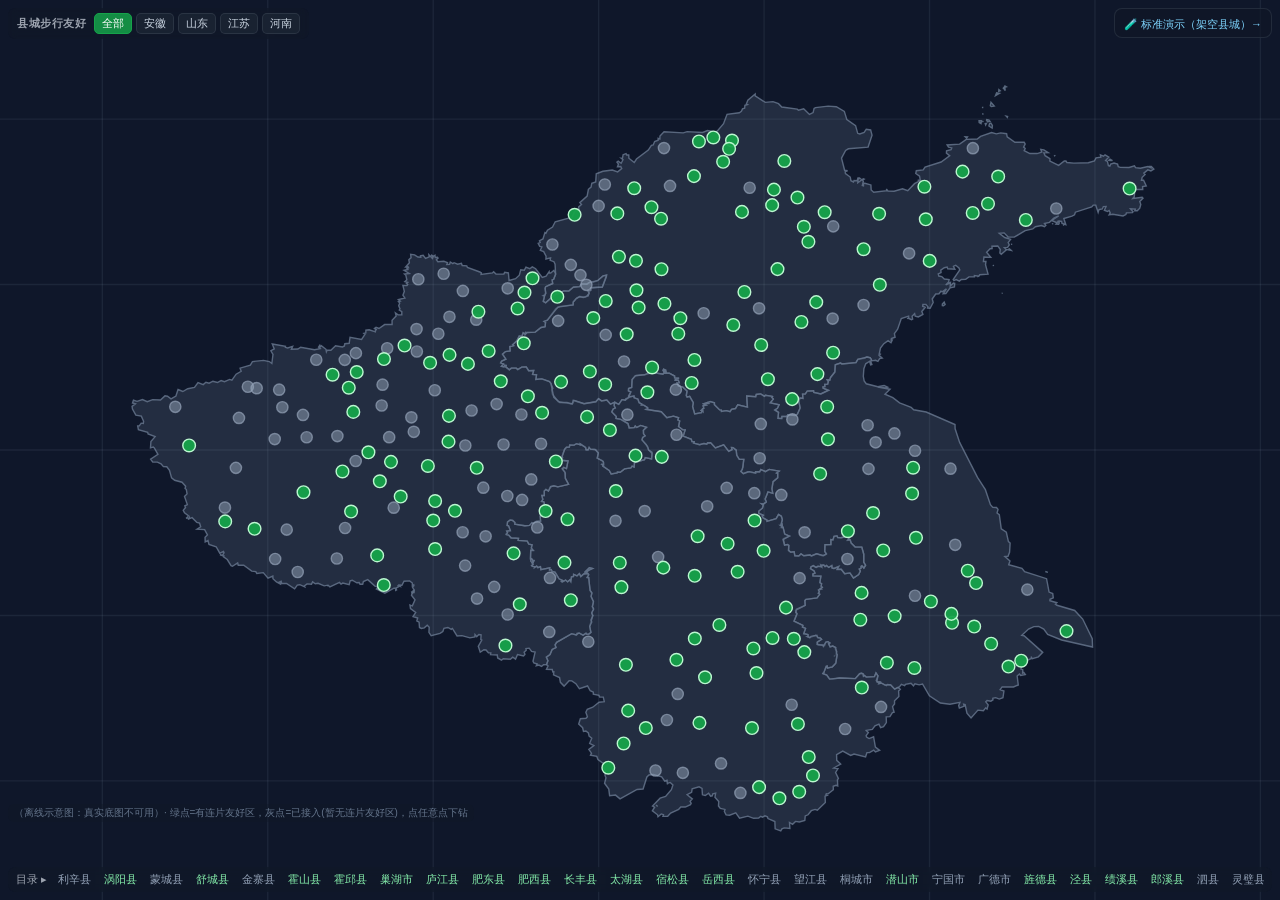
<file: index.html>
<!doctype html>
<html lang="zh">
<head>
<meta charset="utf-8">
<meta name="viewport" content="width=device-width,initial-scale=1">
<title>县城步行友好 · 宏观图</title>
<link rel="stylesheet" href="css/style.css">
<link rel="stylesheet" href="vendor/maplibre-gl.css">
<script src="vendor/maplibre-gl.js"></script>
</head>
<body>
<div id="map"></div>

<!-- 宏观图：极简标题 + 省份筛选（半透明、小字） -->
<div id="chip" class="overview-ui">
  <span class="t">县城步行友好</span>
  <span id="provtabs"></span>
</div>

<!-- 宏观图：极简密集目录（可收起，横向滚动不换行） -->
<div id="dir" class="overview-ui">
  <span id="dirtoggle" class="dt">目录 ▸</span>
  <div id="dirlist"></div>
</div>

<div id="hint" class="overview-ui">绿点 = 已有数据，点绿点下钻 · 灰点 = 收集中</div>

<!-- 宏观图：标准演示入口（架空县城，纯演示） -->
<div id="demolink" class="overview-ui"><a href="demo.html" style="color:#7dd3fc;text-decoration:none;font-size:11px">🧪 标准演示（架空县城）→</a></div>

<!-- 详情：返回宏观图 -->
<div id="back" class="detail-ui">← 宏观图</div>

<!-- 详情：右下角小卡片 -->
<div id="detailcard" class="detail-ui"></div>

<!-- 详情：路网好走度图例（红→黄→绿） -->
<div id="roadlegend" class="roadlegend detail-ui"></div>

<!-- 详情：图层切换 + 权重 + 方法学 -->
<div id="layerbar" class="detail-ui">
  <div class="lb-row">
    <button class="lb on" data-k="friendly">友好区</button>
    <button class="lb" data-k="score">综合分</button>
    <button class="lb" data-k="access">可达</button>
    <button class="lb" data-k="conn">连通</button>
    <button class="lb" data-k="comfort">舒适</button>
    <button class="lb" data-k="safety">安全</button>
    <button class="lb" data-k="attr">吸引</button>
  </div>
  <div class="lb-row2">
    <button id="markbtn" class="lb2">标记</button>
    <button id="wtoggle" class="lb2">权重 ▾</button>
    <button id="mbtn" class="lb2">方法学</button>
  </div>
  <div id="wpanel" style="display:none">
    <div id="wnote" class="wnote"></div>
  </div>
</div>

<!-- 详情：单格解读（点格子弹出） -->
<div id="cellnote"></div>

<!-- 详情：标记模式提示条（点格变红 + 假装记录，仅当前会话） -->
<div id="markbadge" class="detail-ui"></div>

<!-- 方法学弹层 -->
<div id="methodmodal">
  <div class="mm-box">
    <button id="mclose" class="mclose">关闭 ✕</button>
    <div class="mm-body">
      <h3>步行友好度 · 计算方法学</h3>
      <p><b>每格（约 160m×160m，每县 13×13=169 格）</b>独立算 5 个因子，再加权合成。</p>
      <table class="mm-t">
        <tr><th>因子</th><th>权重</th><th>含义 / 数据来源</th></tr>
        <tr><td>可达性 access</td><td>30%</td><td>15 分钟步行可达的 POI 数量与多样度（OSM）</td></tr>
        <tr><td>连通度 conn</td><td>18%</td><td>道路交叉口密度（degree≥3 节点）</td></tr>
        <tr><td>舒适度 comfort</td><td>17%</td><td>坡度（来自高程）</td></tr>
        <tr><td>安全度 safety</td><td>15%</td><td>离主干道距离（代理）</td></tr>
        <tr><td>吸引力 attr</td><td>20%</td><td>公园 / 商业 / 公共空间多样度</td></tr>
      </table>
      <p><b>综合分</b> = Σ(权重ᵢ × 因子ᵢ)（各因子先按全县 min-max 归一到 0–100）。</p>
      <p><b>友好区判定</b>：刻意<b>去掉吸引力</b>，用其余 4 因子重归一化，均分 ≥ 阈值（默认 65）即判为友好格，连片即形成「友好区」——避免 POI 少的县城被系统性惩罚。</p>
      <p class="mm-note">⚠ 已知局限：① 分数为<b>全县相对值</b>，跨县不可直接比（站点已做同省排名校正）；② 安全度用「离主干道距离」代理，未用 OSM 的 sidewalk/lit/crossing 标签；③ 舒适度只看坡度，绿地数据已采集但未进模型；④ 升级标准（绿地 / 步道 / 路灯）的演示见 <a href="demo.html" style="color:#7dd3fc">架空县城演示页</a>。</p>
    </div>
  </div>
</div>

<!-- 悬浮名称提示 -->
<div id="tip"></div>

<script src="config.local.js"></script>
<script src="data_bundle.js"></script>
<script src="app.js"></script>
</body>
</html>
</file>
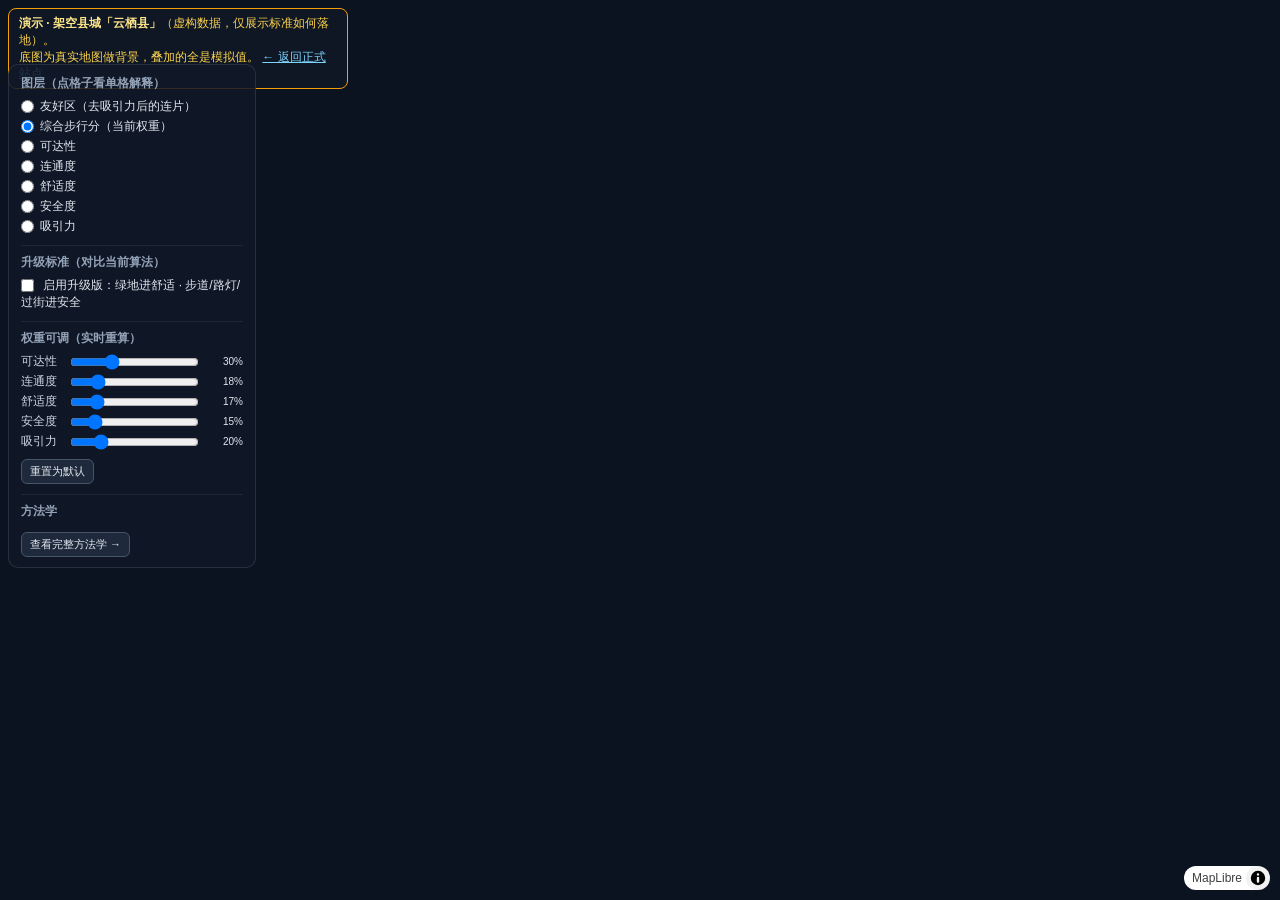
<file: demo.html>
<!doctype html>
<html lang="zh">
<head>
<meta charset="utf-8">
<meta name="viewport" content="width=device-width,initial-scale=1">
<title>步行友好标准 · 架空县城演示（云栖县）</title>
<link rel="stylesheet" href="css/style.css">
<link rel="stylesheet" href="vendor/maplibre-gl.css">
<script src="vendor/maplibre-gl.js"></script>
<style>
  html,body{margin:0;height:100%;background:#0b1220;color:#e2e8f0;font-family:-apple-system,"PingFang SC","Microsoft YaHei",sans-serif}
  #map{position:absolute;inset:0}
  .demo-banner{position:absolute;top:8px;left:8px;z-index:20;background:rgba(17,24,39,.82);border:1px solid #f59e0b;color:#fcd34d;
    padding:6px 10px;border-radius:8px;font-size:12px;max-width:340px;line-height:1.4}
  .demo-banner b{color:#fde68a}
  .demo-banner a{color:#7dd3fc}
  /* 左侧控制面板 */
  #ctrl{position:absolute;top:64px;left:8px;z-index:20;width:248px;max-height:calc(100% - 80px);overflow:auto;
    background:rgba(17,24,39,.86);border:1px solid rgba(55,65,81,.6);border-radius:10px;padding:10px 12px;font-size:12px}
  #ctrl h3{margin:10px 0 6px;font-size:12px;color:#94a3b8;border-top:1px solid rgba(55,65,81,.4);padding-top:8px}
  #ctrl h3:first-child{border-top:none;padding-top:0;margin-top:0}
  .layer-opt{display:block;margin:3px 0;cursor:pointer}
  .layer-opt input{vertical-align:middle;margin-right:6px}
  .wrow{display:flex;align-items:center;gap:6px;margin:3px 0}
  .wrow label{width:54px;color:#cbd5e1}
  .wrow input[type=range]{flex:1}
  .wrow .wv{width:38px;text-align:right;color:#e2e8f0;font-variant-numeric:tabular-nums}
  .btn{display:inline-block;margin-top:6px;padding:4px 8px;background:#1e293b;border:1px solid #475569;border-radius:6px;
    color:#e2e8f0;cursor:pointer;font-size:11px}
  .btn:hover{background:#334155}
  #meanbox{margin-top:6px;font-size:11px;color:#94a3b8;line-height:1.5}
  #meanbox b{color:#86efac}
  #upgrade-note{margin-top:6px;font-size:11px;color:#fcd34d;line-height:1.4;display:none}
  /* 右侧单格下钻面板 */
  #cellpanel{position:absolute;top:64px;right:8px;z-index:20;width:248px;max-height:calc(100% - 80px);overflow:auto;
    background:rgba(17,24,39,.9);border:1px solid rgba(55,65,81,.6);border-radius:10px;padding:10px 12px;font-size:12px;display:none}
  #cellpanel h2{font-size:14px;margin:0 0 4px}
  #cellpanel .close{float:right;cursor:pointer;color:#94a3b8}
  #cellpanel .narr{margin:8px 0;padding:7px 8px;background:rgba(2,6,23,.6);border-radius:7px;line-height:1.5;color:#cbd5e1}
  #cellpanel .frow{display:flex;align-items:center;gap:6px;margin:3px 0}
  #cellpanel .fl{width:54px;color:#cbd5e1}
  #cellpanel .ftrack{flex:1;height:8px;background:rgba(148,163,184,.18);border-radius:4px;overflow:hidden}
  #cellpanel .fbar{display:block;height:100%}
  #cellpanel .fv{width:40px;text-align:right;font-variant-numeric:tabular-nums}
  #cellpanel .tag{display:inline-block;margin:2px 3px 0 0;padding:1px 6px;border-radius:10px;font-size:10px}
  .tag-up{background:rgba(34,197,94,.18);color:#86efac;border:1px solid #16a34a}
  .tag-dn{background:rgba(239,68,68,.15);color:#fca5a5;border:1px solid #b91c1c}
  /* 方法学弹层 */
  #method{position:absolute;inset:0;z-index:40;background:rgba(2,6,23,.82);display:none;align-items:center;justify-content:center}
  #method .box{max-width:680px;max-height:86%;overflow:auto;background:#0f172a;border:1px solid #475569;border-radius:12px;
    padding:18px 22px;font-size:13px;line-height:1.65}
  #method h2{margin-top:0;color:#7dd3fc}
  #method h4{color:#94a3b8;margin:14px 0 4px}
  #method table{border-collapse:collapse;width:100%;margin:6px 0;font-size:12px}
  #method th,#method td{border:1px solid #334155;padding:4px 8px;text-align:left}
  #method code{background:#1e293b;padding:1px 5px;border-radius:4px;color:#fcd34d}
  #method .x{position:absolute;top:24px;right:28px;color:#94a3b8;cursor:pointer;font-size:22px}
</style>
</head>
<body>
<div id="map"></div>

<div class="demo-banner">
  <b>演示 · 架空县城「云栖县」</b>（虚构数据，仅展示标准如何落地）。<br>
  底图为真实地图做背景，叠加的全是模拟值。 <a href="index.html">← 返回正式站点</a>
</div>

<div id="ctrl">
  <h3>图层（点格子看单格解释）</h3>
  <label class="layer-opt"><input type="radio" name="field" value="friendly">友好区（去吸引力后的连片）</label>
  <label class="layer-opt"><input type="radio" name="field" value="score" checked>综合步行分（当前权重）</label>
  <label class="layer-opt"><input type="radio" name="field" value="access">可达性</label>
  <label class="layer-opt"><input type="radio" name="field" value="conn">连通度</label>
  <label class="layer-opt"><input type="radio" name="field" value="comfort">舒适度</label>
  <label class="layer-opt"><input type="radio" name="field" value="safety">安全度</label>
  <label class="layer-opt"><input type="radio" name="field" value="attr">吸引力</label>

  <h3>升级标准（对比当前算法）</h3>
  <label class="layer-opt"><input type="checkbox" id="upg"> 启用升级版：绿地进舒适 · 步道/路灯/过街进安全</label>
  <div id="upgrade-note"></div>

  <h3>权重可调（实时重算）</h3>
  <div id="weights"></div>
  <span class="btn" id="wreset">重置为默认</span>
  <div id="meanbox"></div>

  <h3>方法学</h3>
  <span class="btn" id="openmethod">查看完整方法学 →</span>
</div>

<div id="cellpanel">
  <span class="close" id="cellclose">✕</span>
  <h2 id="celltitle">单格解释</h2>
  <div id="cellbody"></div>
</div>

<div id="method">
  <span class="x" id="methodclose">✕</span>
  <div class="box" id="methodbody"></div>
</div>

<script>
(function(){
  "use strict";
  // ============ 工具 ============
  function mulberry32(a){return function(){a|=0;a=a+0x6D2B79F5|0;var t=Math.imul(a^a>>>15,1|a);t=t+Math.imul(t^t>>>7,61|t)^t;return((t^t>>>14)>>>0)/4294967296;};}
  var rnd=mulberry32(20260806);
  function clamp(v,a,b){return Math.max(a,Math.min(b,v));}
  function lerp(a,b,t){return a+(b-a)*t;}
  function hexMix(a,b,t){var pa=parseInt(a.slice(1),16),pb=parseInt(b.slice(1),16);
    var ar=(pa>>16)&255,ag=(pa>>8)&255,ab=pa&255,br=(pb>>16)&255,bg=(pb>>8)&255,bb=pb&255;
    var r=Math.round(ar+(br-ar)*t),g=Math.round(ag+(bg-ag)*t),bl=Math.round(ab+(bb-ab)*t);
    return "#"+((1<<24)+(r<<16)+(g<<8)+bl).toString(16).slice(1);}
  function ramp(v){v=clamp(v,0,100);return v<50?hexMix("#ef4444","#facc15",v/50):hexMix("#facc15","#22c55e",(v-50)/50);}
  function noise(x,y){ // 平滑值噪声 0..1
    var s=Math.sin(x*1.7+0.3)*Math.cos(y*1.3+1.1)+Math.sin(x*0.6-2.0)*Math.cos(y*0.9+0.5);
    return clamp((s+2)/4,0,1);
  }
  var LAT0=30.05;
  function dMeters(p,q){var dx=(p[0]-q[0])*Math.cos(LAT0*Math.PI/180)*111000;var dy=(p[1]-q[1])*111000;return Math.sqrt(dx*dx+dy*dy);}

  // ============ 五因子默认权重（与真实算法一致） ============
  var DEF_W={access:0.30,conn:0.18,comfort:0.17,safety:0.15,attr:0.20};
  var W_NAME={access:"可达性",conn:"连通度",comfort:"舒适度",safety:"安全度",attr:"吸引力"};
  var W_COLOR={access:"#38bdf8",conn:"#a78bfa",comfort:"#34d399",safety:"#f472b6",attr:"#fbbf24"};
  var curW=Object.assign({},DEF_W);
  var UPGRADE=false;

  // ============ 虚构县城几何 ============
  var N=13, CELL=0.012, LNG0=120.05;
  var FRIEND_THRESH=60; // 去吸引力后四因子加权 ≥ 此值算友好格（演示阈值）

  // POI 热点（带类型，用于可达+多样性）
  var POIS=[
    {lng:LNG0-0.022,lat:LAT0+0.018,w:1.0,types:["shop","food","school","bank","cafe","hospital"]},
    {lng:LNG0+0.026,lat:LAT0-0.010,w:0.9,types:["shop","food","park"]},
    {lng:LNG0+0.004,lat:LAT0+0.034,w:0.8,types:["food","school","cafe"]},
    {lng:LNG0-0.030,lat:LAT0-0.028,w:0.7,types:["shop","bank"]}
  ];
  var ALLTYPES=["shop","food","school","bank","cafe","hospital","park"];
  // 公园（绿地）
  var PARKS=[
    {lng:LNG0+0.010,lat:LAT0+0.006,r:0.014},
    {lng:LNG0-0.014,lat:LAT0-0.020,r:0.011},
    {lng:LNG0+0.030,lat:LAT0+0.026,r:0.009}
  ];
  // 路网
  var roadPts=[];      // 用于连通度距离
  var trunkPts=[];     // 用于安全度（离主干道）
  var roadFeatures=[];
  function lineBetween(a,b,n){var out=[];for(var i=0;i<=n;i++){var t=i/n;out.push([lerp(a[0],b[0],t),lerp(a[1],b[1],t)]);}return out;}
  function buildRoads(){
    var lines=[];
    for(var k=-3;k<=3;k++){
      var lng=LNG0+k*0.018;
      lines.push({pts:lineBetween([lng,LAT0-0.075],[lng,LAT0+0.075],12),hw:(k===0?"primary":"residential")});
    }
    for(var j=-3;j<=3;j++){
      var lat=LAT0+j*0.018;
      lines.push({pts:lineBetween([LNG0-0.075,lat],[LNG0+0.075,lat],12),hw:(j===0?"primary":"residential")});
    }
    lines.push({pts:lineBetween([LNG0-0.060,LAT0-0.050],[LNG0+0.060,LAT0+0.050],16),hw:"trunk"});
    lines.push({pts:lineBetween([LNG0-0.050,LAT0+0.055],[LNG0+0.055,LAT0-0.040],14),hw:"secondary"});
    // 主要道路集合（trunk/primary）用于安全代理
    var majors=lines.filter(function(l){return l.hw==="trunk"||l.hw==="primary";});
    lines.forEach(function(l){
      l.pts.forEach(function(p){roadPts.push(p);if(l.hw==="trunk")trunkPts.push(p);});
      var mid=l.pts[Math.floor(l.pts.length/2)];
      var slope=Math.round(clamp(noise(mid[0]*40,mid[1]*40)*12,0,12));
      var md=1e9; majors.forEach(function(m){m.pts.forEach(function(p){var d=dMeters(mid,p);if(d<md)md=d;});});
      var hwBase={trunk:40,primary:55,secondary:70,residential:82,service:75,path:90,footway:92}[l.hw]||70;
      var grade=clamp(100-slope*6,0,100);
      var safe=clamp(100-md/30,0,100);
      var walk=clamp(Math.round(0.4*hwBase+0.35*grade+0.25*safe),0,100);
      var sw,lit,cross;
      if(l.hw==="trunk"){sw=false;lit=rnd()<0.35;cross=rnd()<0.6;}
      else if(l.hw==="primary"){sw=rnd()<0.2;lit=rnd()<0.5;cross=rnd()<0.7;}
      else{sw=rnd()<0.72;lit=rnd()<0.6;cross=rnd()<0.5;}
      roadFeatures.push({type:"Feature",geometry:{type:"LineString",coordinates:l.pts},
        properties:{hw:l.hw,slope:slope,walk:walk,sidewalk:sw,lit:lit,crossing:cross}});
    });
  }
  buildRoads();

  function nearest(lng,lat,pts){var m=1e9;for(var i=0;i<pts.length;i++){var d=dMeters([lng,lat],pts[i]);if(d<m)m=d;}return m;}
  function parkProx(lng,lat){var best=0;PARKS.forEach(function(p){var d=dMeters([lng,lat],[p.lng,p.lat]);var r=Math.max(200,p.r*111000*Math.cos(LAT0*Math.PI/180));var v=Math.exp(-(d/r)*(d/r));if(v>best)best=v;});return best;}
  function infraScore(lng,lat){ // 临街设施得分 0..1
    var best=0;
    roadFeatures.forEach(function(f){
      var d=nearest(lng,lat,f.geometry.coordinates);
      if(d>450)return;
      var p=f.properties; var s=(p.sidewalk?0.5:0)+(p.lit?0.25:0)+(p.crossing?0.25:0);
      if(s>best)best=s;
    });
    return best;
  }

  // ============ 生成 13x13 格子 ============
  var cells=[]; // {i,j,lng,lat, access,conn, comfort,comfortUp, safety,safetyUp, attr}
  for(var i=0;i<N;i++)for(var j=0;j<N;j++){
    var lng=LNG0+(i-6)*CELL, lat=LAT0+(j-6)*CELL;
    var poiProx=0, divCount=0;
    POIS.forEach(function(p){var d=dMeters([lng,lat],[p.lng,p.lat]);var pr=Math.exp(-(d/700)*(d/700));if(pr>poiProx)poiProx=pr;
      var within=d<1300; p.types.forEach(function(t){if(within && ALLTYPES.indexOf(t)>=0)divCount++;});});
    var div=clamp(divCount/(ALLTYPES.length*POIS.length),0,1); // 多样性（粗略）
    var access=clamp(Math.round(100*(0.5*poiProx+0.5*div)),0,100);
    var attr=clamp(Math.round(100*(0.6*div+0.4*poiProx)),0,100);
    var conn=clamp(Math.round(100*Math.exp(-nearest(lng,lat,roadPts)/400)),0,100);
    var slopeDeg=Math.round(clamp(noise(i*0.5+3,j*0.5+7)*12,0,12));
    var gp=parkProx(lng,lat);
    var comfort=clamp(Math.round(55-(slopeDeg/12)*45),0,100);          // 当前：忽略绿地
    var comfortUp=clamp(Math.round(comfort+30*gp),0,100);              // 升级：绿地进舒适
    var trunkP=Math.exp(-nearest(lng,lat,trunkPts)/800);
    var safety=clamp(Math.round(80-55*trunkP),0,100);                  // 当前：只看离主干道
    var infra=infraScore(lng,lat);
    var safetyUp=clamp(Math.round(safety+30*infra),0,100);            // 升级：步道/路灯/过街进安全
    cells.push({i:i,j:j,lng:lng,lat:lat,access:access,conn:conn,comfort:comfort,comfortUp:comfortUp,
      safety:safety,safetyUp:safetyUp,attr:attr,gp:gp,infra:infra});
  }
  function cellVal(c,key){
    if(key==="comfort")return UPGRADE?c.comfortUp:c.comfort;
    if(key==="safety")return UPGRADE?c.safetyUp:c.safety;
    return c[key];
  }
  function scoreWith(c,up){ // 用当前权重；up=是否启用升级版
    var s=curW.access*cellVal(c,"access")+curW.conn*cellVal(c,"conn")
      +curW.comfort*(up?c.comfortUp:c.comfort)+curW.safety*(up?c.safetyUp:c.safety)+curW.attr*cellVal(c,"attr");
    var sum=curW.access+curW.conn+curW.comfort+curW.safety+curW.attr;
    return s/sum;
  }
  function scoreOf(c){ return scoreWith(c,UPGRADE); }
  function friendlyOf(c){ // 去吸引力：四因子加权
    var s=curW.access*cellVal(c,"access")+curW.conn*cellVal(c,"conn")+curW.comfort*cellVal(c,"comfort")+curW.safety*cellVal(c,"safety");
    var sum=curW.access+curW.conn+curW.comfort+curW.safety;
    return (s/sum)>=FRIEND_THRESH;
  }

  // ============ 地图 ============
  var map=new maplibregl.Map({container:"map",style:"https://tiles.openfreemap.org/styles/liberty",
    center:[LNG0,LAT0],zoom:12.4,attributionControl:true});
  var FIELD="score";

  function cellsFC(){
    var feats=cells.map(function(c){
      var val, color;
      if(FIELD==="friendly"){var f=friendlyOf(c);val=f?100:0;color=f?"rgba(22,163,74,0.55)":"rgba(148,163,184,0.10)";}
      else{val=cellVal(c,FIELD);color=ramp(val);}
      var g=[];var w=CELL/2,h=CELL/2;
      g.push([c.lng-w,c.lat+h]);g.push([c.lng+w,c.lat+h]);g.push([c.lng+w,c.lat-h]);g.push([c.lng-w,c.lat-h]);g.push([c.lng-w,c.lat+h]);
      return {type:"Feature",geometry:{type:"Polygon",coordinates:[g]},
        properties:{val:Math.round(val),color:color,i:c.i,j:c.j,
          access:c.access,conn:c.conn,comfort:c.comfort,comfortUp:c.comfortUp,safety:c.safety,safetyUp:c.safetyUp,attr:c.attr,
          gp:Math.round(c.gp*100),infra:Math.round(c.infra*100),friendly:friendlyOf(c)}};
    });
    return {type:"FeatureCollection",features:feats};
  }
  function parkFC(){
    return {type:"FeatureCollection",features:PARKS.map(function(p){
      var r=p.r, ring=[]; for(var a=0;a<=24;a++){var t=a/24*Math.PI*2;ring.push([p.lng+r*Math.cos(t),p.lat+r*Math.sin(t)/Math.cos(LAT0*Math.PI/180)]);}
      return {type:"Feature",geometry:{type:"Polygon",coordinates:[ring]},properties:{}};
    })};
  }
  function roadFC(){return {type:"FeatureCollection",features:roadFeatures};}

  map.on("load",function(){
    map.addSource("parks",{type:"geojson",data:parkFC()});
    map.addLayer({id:"parks",type:"fill",source:"parks",paint:{"fill-color":"#166534","fill-opacity":0.5}});
    map.addSource("cells",{type:"geojson",data:cellsFC()});
    map.addLayer({id:"cells",type:"fill",source:"cells",paint:{"fill-color":["get","color"],"fill-opacity":0.72}});
    map.addLayer({id:"cells-line",type:"line",source:"cells",paint:{"line-color":"#0b1220","line-width":0.3,"line-opacity":0.25}});
    map.addSource("roads",{type:"geojson",data:roadFC()});
    map.addLayer({id:"roads-casing",type:"line",source:"roads",paint:{"line-color":"#0b1220","line-width":["interpolate",["linear"],["zoom"],11,1.5,15,4],"line-opacity":0.4}});
    map.addLayer({id:"roads-line",type:"line",source:"roads",paint:{
      "line-color":["interpolate",["linear"],["coalesce",["get","walk"],50],5,"#ef4444",50,"#facc15",95,"#22c55e"],
      "line-width":["match",["get","hw"],"trunk",3.5,"primary",3,"secondary",2.2,"residential",1.4,"service",1,1.4]}});
    // 升级版高亮：有步道+路灯的路
    map.addLayer({id:"roads-good",type:"line",source:"roads",filter:["all",["==",["get","sidewalk"],true],["==",["get","lit"],true]],
      paint:{"line-color":"#22d3ee","line-width":2.4,"line-opacity":0.9},layout:{visibility:"none"}});
    map.on("click","cells",function(e){ if(e.features&&e.features.length) showCell(e.features[0].properties); });
    map.on("mouseenter","cells",function(){map.getCanvas().style.cursor="pointer";});
    map.on("mouseleave","cells",function(){map.getCanvas().style.cursor="";});
    refreshMean();
  });

  function rebuild(){ if(map.getSource("cells")) map.getSource("cells").setData(cellsFC()); }

  // ============ 单格下钻叙事（Step 3） ============
  function showCell(p){
    var c=cells[p.i*N+p.j];
    var panel=document.getElementById("cellpanel");
    document.getElementById("celltitle").textContent="格 ("+p.i+","+p.j+") · "+(p.friendly?"友好格":"非友好格");
    // 因子条
    var factors=["access","conn","comfort","safety","attr"];
    var rows=factors.map(function(k){
      var v=cellVal(c,k); var up = (k==="comfort"&&UPGRADE)?c.comfortUp : (k==="safety"&&UPGRADE)?c.safetyUp : null;
      var base = k==="comfort"?c.comfort : k==="safety"?c.safety : c[k];
      var upHtml = up!==null ? ' <span class="tag tag-up">'+base+'→'+up+'</span>' : '';
      return '<div class="frow"><span class="fl">'+W_NAME[k]+'</span>'
        +'<span class="ftrack"><span class="fbar" style="width:'+v+'%;background:'+W_COLOR[k]+'"></span></span>'
        +'<span class="fv">'+v+upHtml+'</span></div>';
    }).join("");
    // 主因/短板（按 权重×值）
    var contrib=factors.map(function(k){return {k:k,v:cellVal(c,k),w:curW[k],c:curW[k]*cellVal(c,k)};});
    var maxC=contrib[0],minC=contrib[0];
    contrib.forEach(function(x){if(x.c>maxC.c)maxC=x;if(x.c<minC.c)minC=x;});
    var score=Math.round(scoreOf(c));
    var narr='该格【'+W_NAME[maxC.k]+'】('+maxC.v+') 是拉高综合分的主因；【'+W_NAME[minC.k]+'】('+minC.v+') 偏弱，是主要短板。';
    if(p.friendly) narr+=' 四项（去吸引力）达标，属步行友好格。'; else narr+=' 四项（去吸引力）未达阈值，暂不计入友好区——避免 POI 少的县城被系统性低估。';
    if(UPGRADE){
      var cd=(c.comfortUp-c.comfort), sd=(c.safetyUp-c.safety);
      if(cd>0||sd>0) narr+=' 升级标准下，因临近绿地(+'+cd+') / 临街设施(+'+sd+')，舒适与安全提升。';
    }
    var extra = '<div class="narr">'+narr+'</div>'
      +'<div style="font-size:11px;color:#94a3b8">绿地邻近 '+p.gp+'% ｜ 临街设施 '+p.infra+'%</div>';
    document.getElementById("cellbody").innerHTML='<div style="font-size:11px;color:#94a3b8">综合步行分 <b style="color:#86efac;font-size:15px">'+score+'</b> /100（当前权重）</div>'+rows+extra;
    panel.style.display="block";
  }
  document.getElementById("cellclose").onclick=function(){document.getElementById("cellpanel").style.display="none";};

  // ============ 控件 ============
  document.querySelectorAll('input[name=field]').forEach(function(r){r.onclick=function(){FIELD=this.value;rebuild();};});
  document.getElementById("upg").onchange=function(){UPGRADE=this.checked;rebuild();refreshMean();
    document.getElementById("upgrade-note").style.display=UPGRADE?"block":"none";
    if(map.getLayer("roads-good")) map.setLayoutProperty("roads-good","visibility",UPGRADE?"visible":"none");
  };
  // 权重滑块
  var wbox=document.getElementById("weights");
  ["access","conn","comfort","safety","attr"].forEach(function(k){
    var row=document.createElement("div");row.className="wrow";
    row.innerHTML='<label>'+W_NAME[k]+'</label><input type="range" min="0" max="100" value="'+Math.round(DEF_W[k]*100)+'" data-k="'+k+'"><span class="wv" id="wv-'+k+'">'+Math.round(DEF_W[k]*100)+'%</span>';
    wbox.appendChild(row);
    row.querySelector("input").oninput=function(){
      curW[k]=parseInt(this.value,10)/100;
      document.getElementById("wv-"+k).textContent=this.value+"%";
      normalizeW(); rebuild(); refreshMean();
    };
  });
  function normalizeW(){var s=0;for(var k in curW)s+=curW[k];if(s<=0)return;for(var k in curW)curW[k]=curW[k]/s;}
  document.getElementById("wreset").onclick=function(){
    curW=Object.assign({},DEF_W);
    document.querySelectorAll('#weights input[type=range]').forEach(function(inp){var k=inp.dataset.k;inp.value=Math.round(DEF_W[k]*100);document.getElementById("wv-"+k).textContent=Math.round(DEF_W[k]*100)+"%";});
    rebuild();refreshMean();
  };
  function refreshMean(){
    var base=0,up=0;
    cells.forEach(function(c){base+=scoreWith(c,false);up+=scoreOf(c);});
    base/=cells.length;up/=cells.length;
    var html='全县综合均分 <b>'+up.toFixed(1)+'</b> /100（当前权重）';
    if(UPGRADE) html+='<br>当前算法下均分 '+base.toFixed(1)+' → 升级后 <b>'+up.toFixed(1)+'</b>（+'+(up-base).toFixed(1)+'）';
    document.getElementById("meanbox").innerHTML=html;
  }
  // ============ 方法学（Step 5） ============
  var methodHtml='<h2>步行友好度 · 方法学（演示版）</h2>'
    +'<p>本页为<b>架空县城</b>的纯演示：底图是真实地图背景，所有分数均为模拟生成，仅用于展示「标准如何变得透明、可调、可升级」。</p>'
    +'<h4>1. 五因子与权重</h4>'
    +'<p>每格独立计算 5 个因子（0–100），按权重加权得到综合分。默认权重对齐 Walk Score 思路（可达+吸引共 0.50，路网环境共 0.50）：</p>'
    +'<table><tr><th>因子</th><th>含义</th><th>权重</th><th>数据来源</th></tr>'
    +'<tr><td>可达性 access</td><td>到 POI 的便利度 + 类型多样性</td><td>30%</td><td>OSM POI</td></tr>'
    +'<tr><td>连通度 conn</td><td>路网邻近度（路口/路段密度）</td><td>18%</td><td>OSM 路网建图</td></tr>'
    +'<tr><td>舒适度 comfort</td><td>坡度（当前）；升级版加入绿地邻近</td><td>17%</td><td>高程 / OSM 绿地</td></tr>'
    +'<tr><td>安全度 safety</td><td>离主干道（当前）；升级版加入步道/路灯/过街</td><td>15%</td><td>OSM 路网 / 设施标签</td></tr>'
    +'<tr><td>吸引力 attr</td><td>POI 类型丰富度</td><td>20%</td><td>OSM POI</td></tr></table>'
    +'<h4>2. 综合分公式</h4><p><code>score = Σ wᵢ · fᵢ</code>（权重归一化到和为 1）。左侧滑块可实时改权重重算——这就是「标准可调」。</p>'
    +'<h4>3. 友好区判定（公平性设计）</h4><p>判定连片友好区时<b>刻意去掉 attr</b>，对剩余四因子加权归一，阈值 ≥ '+FRIEND_THRESH+' 的格记为友好格。这样 POI 少的县城不会被系统性低估。分数本身是<b>每县相对 min-max</b>，跨县不可直接比。</p>'
    +'<h4>4. 升级标准（本演示的「改进方式」之一）</h4><p>勾选「升级标准」后：</p>'
    +'<ul><li><b>舒适度</b>：在坡度之外纳入「临近绿地」——公园 300m 内的格舒适度 +30。</li>'
    +'<li><b>安全度</b>：在「离主干道」之外纳入 OSM 的 <code>sidewalk / lit / crossing</code> 标签——临街有步道+路灯+过街设施的格安全度 +30。</li></ul>'
    +'<p>路网本身也按 <code>walk</code> 分（等级 0.4 + 坡度 0.35 + 离主干道安全 0.25）上色：红=不好走，绿=好走。升级版会额外高亮「有步道且亮灯」的路（青色）。</p>'
    +'<h4>5. 局限与下一步</h4><ul>'
    +'<li>分数为相对值，绝对步行体验还需实地校验；</li>'
    +'<li>当前真实站点尚未把绿地/设施标签用进因子（已在路线图中）；</li>'
    +'<li>可接入真实 OSM 标签、众包评分、夜间灯光等做二次校准。</li></ul>';
  document.getElementById("methodbody").innerHTML=methodHtml;
  document.getElementById("openmethod").onclick=function(){document.getElementById("method").style.display="flex";};
  document.getElementById("methodclose").onclick=function(){document.getElementById("method").style.display="none";};
  document.getElementById("method").onclick=function(e){if(e.target===this)this.style.display="none";};
})();
</script>
</body>
</html>
</file>
<file: css/style.css>
*{box-sizing:border-box;margin:0;padding:0}
html,body,#map{height:100%;width:100%}
body{font-family:-apple-system,"PingFang SC","Microsoft YaHei",sans-serif;background:#0f172a;color:#e5e7eb;overflow:hidden}
#map{position:absolute;inset:0}
.overview-ui,.detail-ui{position:absolute;z-index:10}
.detail-ui{display:none}
body.detail .detail-ui{display:block}
body.detail .overview-ui{display:none}
/* 覆盖 #chip/#dir 等带 ID 的 overview 控件的 display 规则 */
body.detail #chip, body.detail #dir, body.detail #hint { display:none !important }
#demolink{top:8px;right:8px;background:rgba(17,24,39,.7);padding:5px 9px;border-radius:8px;border:1px solid rgba(55,65,81,.5)}

/* 顶部：标题 + 省份筛选，极简半透明 */
#chip{top:8px;left:8px;display:flex;align-items:center;gap:8px;background:rgba(17,24,39,.55);backdrop-filter:blur(4px);padding:5px 9px;border-radius:8px;font-size:11px}
#chip .t{color:#9ca3af;font-weight:600;letter-spacing:.5px}
#provtabs{display:flex;gap:4px}
#provtabs button{background:rgba(31,41,55,.7);color:#cbd5e1;border:1px solid rgba(55,65,81,.6);border-radius:5px;padding:2px 7px;font-size:11px;cursor:pointer}
#provtabs button.active{background:rgba(22,163,74,.85);border-color:#16a34a;color:#fff}

/* 底部：密集目录，横向滚动不换行，小字、不起眼 */
#dir{bottom:8px;left:8px;right:8px;background:rgba(17,24,39,.5);backdrop-filter:blur(4px);border-radius:8px;padding:4px 8px;display:flex;align-items:center;gap:6px;max-height:62px}
#dirtoggle{color:#9ca3af;cursor:pointer;white-space:nowrap;user-select:none;font-size:11px}
#dirlist{display:flex;gap:3px;overflow-x:auto;white-space:nowrap;flex:1;scrollbar-width:thin}
#dirlist .c{color:#94a3b8;padding:1px 5px;border-radius:4px;cursor:pointer;font-size:11px}
#dirlist .c.on{color:#86efac}
#dirlist .c.off{color:#475569}
#dirlist .c:hover{background:rgba(55,65,81,.7)}
#dir.collapsed #dirlist{display:none}

#hint{bottom:78px;left:8px;color:#64748b;font-size:10px;background:rgba(17,24,39,.4);padding:2px 6px;border-radius:6px}

#back{top:8px;left:8px;background:rgba(17,24,39,.65);padding:4px 10px;border-radius:8px;font-size:11px;cursor:pointer;color:#cbd5e1}

#detailcard{bottom:8px;right:8px;background:rgba(17,24,39,.72);backdrop-filter:blur(6px);border:1px solid rgba(55,65,81,.5);border-radius:10px;padding:10px 12px;font-size:11px;min-width:158px;max-width:240px}
#detailcard h2{font-size:14px;margin-bottom:1px}
#detailcard .meta{color:#94a3b8;font-size:10px;margin-bottom:6px}
#detailcard .kv{display:flex;gap:12px}
#detailcard .kv .b .k{color:#94a3b8;font-size:10px}
#detailcard .kv .b .v{font-size:15px;font-weight:600}
#detailcard .warn{margin-top:6px;background:rgba(66,32,6,.7);border:1px solid #854d0e;color:#fcd34d;padding:5px 7px;border-radius:6px;font-size:10px;line-height:1.4}
/* 下一个县城：卡片底部，低调小字，hover 才亮（不起眼位置） */
#detailcard .nextrow{margin-top:7px;padding-top:5px;border-top:1px solid rgba(55,65,81,.5)}
#detailcard .nextc{display:inline-block;color:#475569;font-size:10px;cursor:pointer;letter-spacing:.5px;user-select:none}
#detailcard .nextc:hover{color:#86efac}

/* 路网好走度图例（红→黄→绿），仅县城详情显示 */
.roadlegend{bottom:8px;left:8px;background:rgba(17,24,39,.72);backdrop-filter:blur(6px);border:1px solid rgba(55,65,81,.5);border-radius:10px;padding:8px 10px;font-size:10px;color:#cbd5e1;align-items:center;gap:8px}
body.detail .roadlegend{display:flex}
.roadlegend .rl-t{color:#94a3b8;white-space:nowrap}
.roadlegend .rl-bar{width:90px;height:8px;border-radius:4px;background:linear-gradient(90deg,#ef4444,#facc15,#22c55e)}
.roadlegend .rl-l{display:flex;flex-direction:column;align-items:center;line-height:1.05}

/* Step 2：县城卡片五因子分解面板 */
.factorbox{margin-top:7px;padding-top:6px;border-top:1px solid rgba(55,65,81,.5)}
.factorbox .ftitle{color:#94a3b8;font-size:10px;margin-bottom:4px}
.factorbox .fw{color:#64748b}
.factorbox .frow{display:flex;align-items:center;gap:6px;margin:2px 0}
.factorbox .fl{width:42px;color:#cbd5e1;font-size:10px;flex:0 0 auto}
.factorbox .ftrack{flex:1;height:7px;background:rgba(148,163,184,.18);border-radius:4px;overflow:hidden}
.factorbox .fbar{display:block;height:100%;border-radius:4px}
.factorbox .fv{width:50px;text-align:right;font-size:11px;font-weight:600;color:#e2e8f0;flex:0 0 auto}
.factorbox .fw2{color:#64748b;font-weight:400;font-size:9px;margin-left:2px}
.factorbox .fsum{margin-top:5px;font-size:10px;color:#94a3b8}
.factorbox .fnote{color:#64748b;font-size:10px}

/* 县城内交互：图层栏 / 权重 / 单格解读 / 方法学 */
#layerbar{top:38px;left:8px;background:rgba(17,24,39,.8);backdrop-filter:blur(6px);border:1px solid rgba(55,65,81,.5);border-radius:10px;padding:7px 8px;font-size:11px;max-width:330px}
#layerbar .lb-row{display:flex;flex-wrap:wrap;gap:4px}
#layerbar .lb{background:rgba(51,65,85,.6);border:1px solid rgba(71,85,105,.6);color:#cbd5e1;border-radius:6px;padding:3px 7px;font-size:10px;cursor:pointer;line-height:1}
#layerbar .lb:hover{background:rgba(71,85,105,.85)}
#layerbar .lb.on{background:#16a34a;border-color:#22c55e;color:#fff}
#layerbar .lb-row2{display:flex;gap:6px;margin-top:6px}
#layerbar .lb2{background:transparent;border:1px solid rgba(71,85,105,.6);color:#94a3b8;border-radius:6px;padding:2px 8px;font-size:10px;cursor:pointer}
#layerbar .lb2:hover{color:#e2e8f0}
#layerbar .lb2.on{background:rgba(239,68,68,.85);border-color:#ef4444;color:#fff}

/* 标记模式提示条（点格变红 + 假装记录，仅当前会话） */
#markbadge{top:8px;left:50%;transform:translateX(-50%);background:rgba(17,24,39,.82);backdrop-filter:blur(6px);border:1px solid rgba(239,68,68,.6);border-radius:10px;padding:5px 11px;font-size:11px;color:#e2e8f0;display:none;z-index:11;white-space:nowrap}
#markbadge b{color:#fca5a5;font-size:12px}
#markbadge a{color:#7dd3fc;margin-left:6px;cursor:pointer;text-decoration:none}
#markbadge a:hover{text-decoration:underline}
#wpanel{margin-top:6px;padding-top:6px;border-top:1px solid rgba(55,65,81,.5)}
.wrow{display:flex;align-items:center;gap:6px;margin:3px 0}
.wl{width:42px;color:#cbd5e1;font-size:10px;flex:0 0 auto}
.wslider{flex:1;accent-color:#22c55e;min-width:0}
.wv{width:34px;text-align:right;color:#e2e8f0;font-size:10px;flex:0 0 auto}
.wnote{margin-top:4px;color:#64748b;font-size:9px;line-height:1.3}
#cellnote{top:8px;right:8px;max-width:230px;background:rgba(17,24,39,.84);backdrop-filter:blur(6px);border:1px solid rgba(55,65,81,.6);border-radius:10px;padding:9px 11px;font-size:11px;color:#e2e8f0;display:none;z-index:11}
#cellnote .cn-t{color:#94a3b8;font-size:10px;margin-bottom:4px}
#cellnote .cn-row{margin:2px 0}
#cellnote .cn-m{color:#64748b;font-size:9px;margin-left:4px}
#cellnote .cn-note{margin-top:6px;padding-top:5px;border-top:1px solid rgba(55,65,81,.5);color:#94a3b8;font-size:10px;line-height:1.4}
#methodmodal{display:none;position:fixed;inset:0;z-index:50;background:rgba(2,6,15,.72);align-items:center;justify-content:center}
#methodmodal .mm-box{position:relative;background:#0f172a;border:1px solid rgba(55,65,81,.7);border-radius:12px;padding:18px 20px;max-width:520px;max-height:82vh;overflow:auto;font-size:12px;color:#e2e8f0;line-height:1.55}
#methodmodal h3{font-size:15px;margin:0 0 8px}
#methodmodal .mm-t{width:100%;border-collapse:collapse;margin:8px 0;font-size:11px}
#methodmodal .mm-t th,#methodmodal .mm-t td{border:1px solid rgba(55,65,81,.6);padding:4px 6px;text-align:left;vertical-align:top}
#methodmodal .mm-t th{background:rgba(30,41,59,.8);color:#cbd5e1}
#methodmodal .mm-note{margin-top:8px;color:#fcd34d;background:rgba(66,32,6,.4);border:1px solid #854d0e;border-radius:6px;padding:6px 8px;font-size:10px}
#methodmodal .mclose{position:absolute;top:10px;right:12px;background:rgba(51,65,85,.6);border:1px solid rgba(71,85,105,.6);color:#cbd5e1;border-radius:6px;padding:3px 9px;font-size:11px;cursor:pointer}
#methodmodal .mclose:hover{background:rgba(71,85,105,.8)}

#tip{position:absolute;z-index:20;pointer-events:none;background:rgba(0,0,0,.78);color:#fff;font-size:11px;padding:2px 6px;border-radius:5px;display:none;transform:translate(-50%,-150%)}
</file>
<file: vendor/maplibre-gl.css>
.maplibregl-map{font:12px/20px Helvetica Neue,Arial,Helvetica,sans-serif;overflow:hidden;position:relative;-webkit-tap-highlight-color:rgb(0 0 0/0)}.maplibregl-canvas{left:0;position:absolute;top:0}.maplibregl-map:fullscreen{height:100%;width:100%}.maplibregl-ctrl-group button.maplibregl-ctrl-compass{touch-action:none}.maplibregl-canvas-container.maplibregl-interactive,.maplibregl-ctrl-group button.maplibregl-ctrl-compass{cursor:grab;-webkit-user-select:none;-moz-user-select:none;user-select:none}.maplibregl-canvas-container.maplibregl-interactive.maplibregl-track-pointer{cursor:pointer}.maplibregl-canvas-container.maplibregl-interactive:active,.maplibregl-ctrl-group button.maplibregl-ctrl-compass:active{cursor:grabbing}.maplibregl-canvas-container.maplibregl-touch-zoom-rotate,.maplibregl-canvas-container.maplibregl-touch-zoom-rotate .maplibregl-canvas{touch-action:pan-x pan-y}.maplibregl-canvas-container.maplibregl-touch-drag-pan,.maplibregl-canvas-container.maplibregl-touch-drag-pan .maplibregl-canvas{touch-action:pinch-zoom}.maplibregl-canvas-container.maplibregl-touch-zoom-rotate.maplibregl-touch-drag-pan,.maplibregl-canvas-container.maplibregl-touch-zoom-rotate.maplibregl-touch-drag-pan .maplibregl-canvas{touch-action:none}.maplibregl-canvas-container.maplibregl-touch-drag-pan.maplibregl-cooperative-gestures,.maplibregl-canvas-container.maplibregl-touch-drag-pan.maplibregl-cooperative-gestures .maplibregl-canvas{touch-action:pan-x pan-y}.maplibregl-ctrl-bottom-left,.maplibregl-ctrl-bottom-right,.maplibregl-ctrl-top-left,.maplibregl-ctrl-top-right{pointer-events:none;position:absolute;z-index:2}.maplibregl-ctrl-top-left{left:0;top:0}.maplibregl-ctrl-top-right{right:0;top:0}.maplibregl-ctrl-bottom-left{bottom:0;left:0}.maplibregl-ctrl-bottom-right{bottom:0;right:0}.maplibregl-ctrl{clear:both;pointer-events:auto;transform:translate(0)}.maplibregl-ctrl-top-left .maplibregl-ctrl{float:left;margin:10px 0 0 10px}.maplibregl-ctrl-top-right .maplibregl-ctrl{float:right;margin:10px 10px 0 0}.maplibregl-ctrl-bottom-left .maplibregl-ctrl{float:left;margin:0 0 10px 10px}.maplibregl-ctrl-bottom-right .maplibregl-ctrl{float:right;margin:0 10px 10px 0}.maplibregl-ctrl-group{background:#fff;border-radius:4px}.maplibregl-ctrl-group:not(:empty){box-shadow:0 0 0 2px rgba(0,0,0,.1)}@media (forced-colors:active){.maplibregl-ctrl-group:not(:empty){box-shadow:0 0 0 2px ButtonText}}.maplibregl-ctrl-group button{background-color:transparent;border:0;box-sizing:border-box;cursor:pointer;display:block;height:29px;outline:none;padding:0;width:29px}.maplibregl-ctrl-group button+button{border-top:1px solid #ddd}.maplibregl-ctrl button .maplibregl-ctrl-icon{background-position:50%;background-repeat:no-repeat;display:block;height:100%;width:100%}@media (forced-colors:active){.maplibregl-ctrl-icon{background-color:transparent}.maplibregl-ctrl-group button+button{border-top:1px solid ButtonText}}.maplibregl-ctrl button::-moz-focus-inner{border:0;padding:0}.maplibregl-ctrl-attrib-button:focus,.maplibregl-ctrl-group button:focus{box-shadow:0 0 2px 2px #0096ff}.maplibregl-ctrl button:disabled{cursor:not-allowed}.maplibregl-ctrl button:disabled .maplibregl-ctrl-icon{opacity:.25}.maplibregl-ctrl button:not(:disabled):hover{background-color:rgb(0 0 0/5%)}.maplibregl-ctrl-group button:focus:focus-visible{box-shadow:0 0 2px 2px #0096ff}.maplibregl-ctrl-group button:focus:not(:focus-visible){box-shadow:none}.maplibregl-ctrl-group button:focus:first-child{border-radius:4px 4px 0 0}.maplibregl-ctrl-group button:focus:last-child{border-radius:0 0 4px 4px}.maplibregl-ctrl-group button:focus:only-child{border-radius:inherit}.maplibregl-ctrl button.maplibregl-ctrl-zoom-out .maplibregl-ctrl-icon{background-image:url("data:image/svg+xml;charset=utf-8,%3Csvg xmlns='http://www.w3.org/2000/svg' width='29' height='29' fill='%23333' viewBox='0 0 29 29'%3E%3Cpath d='M10 13c-.75 0-1.5.75-1.5 1.5S9.25 16 10 16h9c.75 0 1.5-.75 1.5-1.5S19.75 13 19 13z'/%3E%3C/svg%3E")}.maplibregl-ctrl button.maplibregl-ctrl-zoom-in .maplibregl-ctrl-icon{background-image:url("data:image/svg+xml;charset=utf-8,%3Csvg xmlns='http://www.w3.org/2000/svg' width='29' height='29' fill='%23333' viewBox='0 0 29 29'%3E%3Cpath d='M14.5 8.5c-.75 0-1.5.75-1.5 1.5v3h-3c-.75 0-1.5.75-1.5 1.5S9.25 16 10 16h3v3c0 .75.75 1.5 1.5 1.5S16 19.75 16 19v-3h3c.75 0 1.5-.75 1.5-1.5S19.75 13 19 13h-3v-3c0-.75-.75-1.5-1.5-1.5'/%3E%3C/svg%3E")}@media (forced-colors:active){.maplibregl-ctrl button.maplibregl-ctrl-zoom-out .maplibregl-ctrl-icon{background-image:url("data:image/svg+xml;charset=utf-8,%3Csvg xmlns='http://www.w3.org/2000/svg' width='29' height='29' fill='%23fff' viewBox='0 0 29 29'%3E%3Cpath d='M10 13c-.75 0-1.5.75-1.5 1.5S9.25 16 10 16h9c.75 0 1.5-.75 1.5-1.5S19.75 13 19 13z'/%3E%3C/svg%3E")}.maplibregl-ctrl button.maplibregl-ctrl-zoom-in .maplibregl-ctrl-icon{background-image:url("data:image/svg+xml;charset=utf-8,%3Csvg xmlns='http://www.w3.org/2000/svg' width='29' height='29' fill='%23fff' viewBox='0 0 29 29'%3E%3Cpath d='M14.5 8.5c-.75 0-1.5.75-1.5 1.5v3h-3c-.75 0-1.5.75-1.5 1.5S9.25 16 10 16h3v3c0 .75.75 1.5 1.5 1.5S16 19.75 16 19v-3h3c.75 0 1.5-.75 1.5-1.5S19.75 13 19 13h-3v-3c0-.75-.75-1.5-1.5-1.5'/%3E%3C/svg%3E")}}@media (forced-colors:active) and (prefers-color-scheme:light){.maplibregl-ctrl button.maplibregl-ctrl-zoom-out .maplibregl-ctrl-icon{background-image:url("data:image/svg+xml;charset=utf-8,%3Csvg xmlns='http://www.w3.org/2000/svg' width='29' height='29' viewBox='0 0 29 29'%3E%3Cpath d='M10 13c-.75 0-1.5.75-1.5 1.5S9.25 16 10 16h9c.75 0 1.5-.75 1.5-1.5S19.75 13 19 13z'/%3E%3C/svg%3E")}.maplibregl-ctrl button.maplibregl-ctrl-zoom-in .maplibregl-ctrl-icon{background-image:url("data:image/svg+xml;charset=utf-8,%3Csvg xmlns='http://www.w3.org/2000/svg' width='29' height='29' viewBox='0 0 29 29'%3E%3Cpath d='M14.5 8.5c-.75 0-1.5.75-1.5 1.5v3h-3c-.75 0-1.5.75-1.5 1.5S9.25 16 10 16h3v3c0 .75.75 1.5 1.5 1.5S16 19.75 16 19v-3h3c.75 0 1.5-.75 1.5-1.5S19.75 13 19 13h-3v-3c0-.75-.75-1.5-1.5-1.5'/%3E%3C/svg%3E")}}.maplibregl-ctrl button.maplibregl-ctrl-fullscreen .maplibregl-ctrl-icon{background-image:url("data:image/svg+xml;charset=utf-8,%3Csvg xmlns='http://www.w3.org/2000/svg' width='29' height='29' fill='%23333' viewBox='0 0 29 29'%3E%3Cpath d='M24 16v5.5c0 1.75-.75 2.5-2.5 2.5H16v-1l3-1.5-4-5.5 1-1 5.5 4 1.5-3zM6 16l1.5 3 5.5-4 1 1-4 5.5 3 1.5v1H7.5C5.75 24 5 23.25 5 21.5V16zm7-11v1l-3 1.5 4 5.5-1 1-5.5-4L6 13H5V7.5C5 5.75 5.75 5 7.5 5zm11 2.5c0-1.75-.75-2.5-2.5-2.5H16v1l3 1.5-4 5.5 1 1 5.5-4 1.5 3h1z'/%3E%3C/svg%3E")}.maplibregl-ctrl button.maplibregl-ctrl-shrink .maplibregl-ctrl-icon{background-image:url("data:image/svg+xml;charset=utf-8,%3Csvg xmlns='http://www.w3.org/2000/svg' width='29' height='29' viewBox='0 0 29 29'%3E%3Cpath d='M18.5 16c-1.75 0-2.5.75-2.5 2.5V24h1l1.5-3 5.5 4 1-1-4-5.5 3-1.5v-1zM13 18.5c0-1.75-.75-2.5-2.5-2.5H5v1l3 1.5L4 24l1 1 5.5-4 1.5 3h1zm3-8c0 1.75.75 2.5 2.5 2.5H24v-1l-3-1.5L25 5l-1-1-5.5 4L17 5h-1zM10.5 13c1.75 0 2.5-.75 2.5-2.5V5h-1l-1.5 3L5 4 4 5l4 5.5L5 12v1z'/%3E%3C/svg%3E")}@media (forced-colors:active){.maplibregl-ctrl button.maplibregl-ctrl-fullscreen .maplibregl-ctrl-icon{background-image:url("data:image/svg+xml;charset=utf-8,%3Csvg xmlns='http://www.w3.org/2000/svg' width='29' height='29' fill='%23fff' viewBox='0 0 29 29'%3E%3Cpath d='M24 16v5.5c0 1.75-.75 2.5-2.5 2.5H16v-1l3-1.5-4-5.5 1-1 5.5 4 1.5-3zM6 16l1.5 3 5.5-4 1 1-4 5.5 3 1.5v1H7.5C5.75 24 5 23.25 5 21.5V16zm7-11v1l-3 1.5 4 5.5-1 1-5.5-4L6 13H5V7.5C5 5.75 5.75 5 7.5 5zm11 2.5c0-1.75-.75-2.5-2.5-2.5H16v1l3 1.5-4 5.5 1 1 5.5-4 1.5 3h1z'/%3E%3C/svg%3E")}.maplibregl-ctrl button.maplibregl-ctrl-shrink .maplibregl-ctrl-icon{background-image:url("data:image/svg+xml;charset=utf-8,%3Csvg xmlns='http://www.w3.org/2000/svg' width='29' height='29' fill='%23fff' viewBox='0 0 29 29'%3E%3Cpath d='M18.5 16c-1.75 0-2.5.75-2.5 2.5V24h1l1.5-3 5.5 4 1-1-4-5.5 3-1.5v-1zM13 18.5c0-1.75-.75-2.5-2.5-2.5H5v1l3 1.5L4 24l1 1 5.5-4 1.5 3h1zm3-8c0 1.75.75 2.5 2.5 2.5H24v-1l-3-1.5L25 5l-1-1-5.5 4L17 5h-1zM10.5 13c1.75 0 2.5-.75 2.5-2.5V5h-1l-1.5 3L5 4 4 5l4 5.5L5 12v1z'/%3E%3C/svg%3E")}}@media (forced-colors:active) and (prefers-color-scheme:light){.maplibregl-ctrl button.maplibregl-ctrl-fullscreen .maplibregl-ctrl-icon{background-image:url("data:image/svg+xml;charset=utf-8,%3Csvg xmlns='http://www.w3.org/2000/svg' width='29' height='29' viewBox='0 0 29 29'%3E%3Cpath d='M24 16v5.5c0 1.75-.75 2.5-2.5 2.5H16v-1l3-1.5-4-5.5 1-1 5.5 4 1.5-3zM6 16l1.5 3 5.5-4 1 1-4 5.5 3 1.5v1H7.5C5.75 24 5 23.25 5 21.5V16zm7-11v1l-3 1.5 4 5.5-1 1-5.5-4L6 13H5V7.5C5 5.75 5.75 5 7.5 5zm11 2.5c0-1.75-.75-2.5-2.5-2.5H16v1l3 1.5-4 5.5 1 1 5.5-4 1.5 3h1z'/%3E%3C/svg%3E")}.maplibregl-ctrl button.maplibregl-ctrl-shrink .maplibregl-ctrl-icon{background-image:url("data:image/svg+xml;charset=utf-8,%3Csvg xmlns='http://www.w3.org/2000/svg' width='29' height='29' viewBox='0 0 29 29'%3E%3Cpath d='M18.5 16c-1.75 0-2.5.75-2.5 2.5V24h1l1.5-3 5.5 4 1-1-4-5.5 3-1.5v-1zM13 18.5c0-1.75-.75-2.5-2.5-2.5H5v1l3 1.5L4 24l1 1 5.5-4 1.5 3h1zm3-8c0 1.75.75 2.5 2.5 2.5H24v-1l-3-1.5L25 5l-1-1-5.5 4L17 5h-1zM10.5 13c1.75 0 2.5-.75 2.5-2.5V5h-1l-1.5 3L5 4 4 5l4 5.5L5 12v1z'/%3E%3C/svg%3E")}}.maplibregl-ctrl button.maplibregl-ctrl-compass .maplibregl-ctrl-icon{background-image:url("data:image/svg+xml;charset=utf-8,%3Csvg xmlns='http://www.w3.org/2000/svg' width='29' height='29' fill='%23333' viewBox='0 0 29 29'%3E%3Cpath d='m10.5 14 4-8 4 8z'/%3E%3Cpath fill='%23ccc' d='m10.5 16 4 8 4-8z'/%3E%3C/svg%3E")}@media (forced-colors:active){.maplibregl-ctrl button.maplibregl-ctrl-compass .maplibregl-ctrl-icon{background-image:url("data:image/svg+xml;charset=utf-8,%3Csvg xmlns='http://www.w3.org/2000/svg' width='29' height='29' fill='%23fff' viewBox='0 0 29 29'%3E%3Cpath d='m10.5 14 4-8 4 8z'/%3E%3Cpath fill='%23ccc' d='m10.5 16 4 8 4-8z'/%3E%3C/svg%3E")}}@media (forced-colors:active) and (prefers-color-scheme:light){.maplibregl-ctrl button.maplibregl-ctrl-compass .maplibregl-ctrl-icon{background-image:url("data:image/svg+xml;charset=utf-8,%3Csvg xmlns='http://www.w3.org/2000/svg' width='29' height='29' viewBox='0 0 29 29'%3E%3Cpath d='m10.5 14 4-8 4 8z'/%3E%3Cpath fill='%23ccc' d='m10.5 16 4 8 4-8z'/%3E%3C/svg%3E")}}.maplibregl-ctrl button.maplibregl-ctrl-terrain .maplibregl-ctrl-icon{background-image:url("data:image/svg+xml;charset=utf-8,%3Csvg xmlns='http://www.w3.org/2000/svg' width='22' height='22' fill='%23333' viewBox='0 0 22 22'%3E%3Cpath d='m1.754 13.406 4.453-4.851 3.09 3.09 3.281 3.277.969-.969-3.309-3.312 3.844-4.121 6.148 6.886h1.082v-.855l-7.207-8.07-4.84 5.187L6.169 6.57l-5.48 5.965v.871ZM.688 16.844h20.625v1.375H.688Zm0 0'/%3E%3C/svg%3E")}.maplibregl-ctrl button.maplibregl-ctrl-terrain-enabled .maplibregl-ctrl-icon{background-image:url("data:image/svg+xml;charset=utf-8,%3Csvg xmlns='http://www.w3.org/2000/svg' width='22' height='22' fill='%2333b5e5' viewBox='0 0 22 22'%3E%3Cpath d='m1.754 13.406 4.453-4.851 3.09 3.09 3.281 3.277.969-.969-3.309-3.312 3.844-4.121 6.148 6.886h1.082v-.855l-7.207-8.07-4.84 5.187L6.169 6.57l-5.48 5.965v.871ZM.688 16.844h20.625v1.375H.688Zm0 0'/%3E%3C/svg%3E")}.maplibregl-ctrl button.maplibregl-ctrl-geolocate .maplibregl-ctrl-icon{background-image:url("data:image/svg+xml;charset=utf-8,%3Csvg xmlns='http://www.w3.org/2000/svg' width='29' height='29' fill='%23333' viewBox='0 0 20 20'%3E%3Cpath d='M10 4C9 4 9 5 9 5v.1A5 5 0 0 0 5.1 9H5s-1 0-1 1 1 1 1 1h.1A5 5 0 0 0 9 14.9v.1s0 1 1 1 1-1 1-1v-.1a5 5 0 0 0 3.9-3.9h.1s1 0 1-1-1-1-1-1h-.1A5 5 0 0 0 11 5.1V5s0-1-1-1m0 2.5a3.5 3.5 0 1 1 0 7 3.5 3.5 0 1 1 0-7'/%3E%3Ccircle cx='10' cy='10' r='2'/%3E%3C/svg%3E")}.maplibregl-ctrl button.maplibregl-ctrl-geolocate:disabled .maplibregl-ctrl-icon{background-image:url("data:image/svg+xml;charset=utf-8,%3Csvg xmlns='http://www.w3.org/2000/svg' width='29' height='29' fill='%23aaa' viewBox='0 0 20 20'%3E%3Cpath d='M10 4C9 4 9 5 9 5v.1A5 5 0 0 0 5.1 9H5s-1 0-1 1 1 1 1 1h.1A5 5 0 0 0 9 14.9v.1s0 1 1 1 1-1 1-1v-.1a5 5 0 0 0 3.9-3.9h.1s1 0 1-1-1-1-1-1h-.1A5 5 0 0 0 11 5.1V5s0-1-1-1m0 2.5a3.5 3.5 0 1 1 0 7 3.5 3.5 0 1 1 0-7'/%3E%3Ccircle cx='10' cy='10' r='2'/%3E%3Cpath fill='red' d='m14 5 1 1-9 9-1-1z'/%3E%3C/svg%3E")}.maplibregl-ctrl button.maplibregl-ctrl-geolocate.maplibregl-ctrl-geolocate-active .maplibregl-ctrl-icon{background-image:url("data:image/svg+xml;charset=utf-8,%3Csvg xmlns='http://www.w3.org/2000/svg' width='29' height='29' fill='%2333b5e5' viewBox='0 0 20 20'%3E%3Cpath d='M10 4C9 4 9 5 9 5v.1A5 5 0 0 0 5.1 9H5s-1 0-1 1 1 1 1 1h.1A5 5 0 0 0 9 14.9v.1s0 1 1 1 1-1 1-1v-.1a5 5 0 0 0 3.9-3.9h.1s1 0 1-1-1-1-1-1h-.1A5 5 0 0 0 11 5.1V5s0-1-1-1m0 2.5a3.5 3.5 0 1 1 0 7 3.5 3.5 0 1 1 0-7'/%3E%3Ccircle cx='10' cy='10' r='2'/%3E%3C/svg%3E")}.maplibregl-ctrl button.maplibregl-ctrl-geolocate.maplibregl-ctrl-geolocate-active-error .maplibregl-ctrl-icon{background-image:url("data:image/svg+xml;charset=utf-8,%3Csvg xmlns='http://www.w3.org/2000/svg' width='29' height='29' fill='%23e58978' viewBox='0 0 20 20'%3E%3Cpath d='M10 4C9 4 9 5 9 5v.1A5 5 0 0 0 5.1 9H5s-1 0-1 1 1 1 1 1h.1A5 5 0 0 0 9 14.9v.1s0 1 1 1 1-1 1-1v-.1a5 5 0 0 0 3.9-3.9h.1s1 0 1-1-1-1-1-1h-.1A5 5 0 0 0 11 5.1V5s0-1-1-1m0 2.5a3.5 3.5 0 1 1 0 7 3.5 3.5 0 1 1 0-7'/%3E%3Ccircle cx='10' cy='10' r='2'/%3E%3C/svg%3E")}.maplibregl-ctrl button.maplibregl-ctrl-geolocate.maplibregl-ctrl-geolocate-background .maplibregl-ctrl-icon{background-image:url("data:image/svg+xml;charset=utf-8,%3Csvg xmlns='http://www.w3.org/2000/svg' width='29' height='29' fill='%2333b5e5' viewBox='0 0 20 20'%3E%3Cpath d='M10 4C9 4 9 5 9 5v.1A5 5 0 0 0 5.1 9H5s-1 0-1 1 1 1 1 1h.1A5 5 0 0 0 9 14.9v.1s0 1 1 1 1-1 1-1v-.1a5 5 0 0 0 3.9-3.9h.1s1 0 1-1-1-1-1-1h-.1A5 5 0 0 0 11 5.1V5s0-1-1-1m0 2.5a3.5 3.5 0 1 1 0 7 3.5 3.5 0 1 1 0-7'/%3E%3C/svg%3E")}.maplibregl-ctrl button.maplibregl-ctrl-geolocate.maplibregl-ctrl-geolocate-background-error .maplibregl-ctrl-icon{background-image:url("data:image/svg+xml;charset=utf-8,%3Csvg xmlns='http://www.w3.org/2000/svg' width='29' height='29' fill='%23e54e33' viewBox='0 0 20 20'%3E%3Cpath d='M10 4C9 4 9 5 9 5v.1A5 5 0 0 0 5.1 9H5s-1 0-1 1 1 1 1 1h.1A5 5 0 0 0 9 14.9v.1s0 1 1 1 1-1 1-1v-.1a5 5 0 0 0 3.9-3.9h.1s1 0 1-1-1-1-1-1h-.1A5 5 0 0 0 11 5.1V5s0-1-1-1m0 2.5a3.5 3.5 0 1 1 0 7 3.5 3.5 0 1 1 0-7'/%3E%3C/svg%3E")}.maplibregl-ctrl button.maplibregl-ctrl-geolocate.maplibregl-ctrl-geolocate-waiting .maplibregl-ctrl-icon{animation:maplibregl-spin 2s linear infinite}@media (forced-colors:active){.maplibregl-ctrl button.maplibregl-ctrl-geolocate .maplibregl-ctrl-icon{background-image:url("data:image/svg+xml;charset=utf-8,%3Csvg xmlns='http://www.w3.org/2000/svg' width='29' height='29' fill='%23fff' viewBox='0 0 20 20'%3E%3Cpath d='M10 4C9 4 9 5 9 5v.1A5 5 0 0 0 5.1 9H5s-1 0-1 1 1 1 1 1h.1A5 5 0 0 0 9 14.9v.1s0 1 1 1 1-1 1-1v-.1a5 5 0 0 0 3.9-3.9h.1s1 0 1-1-1-1-1-1h-.1A5 5 0 0 0 11 5.1V5s0-1-1-1m0 2.5a3.5 3.5 0 1 1 0 7 3.5 3.5 0 1 1 0-7'/%3E%3Ccircle cx='10' cy='10' r='2'/%3E%3C/svg%3E")}.maplibregl-ctrl button.maplibregl-ctrl-geolocate:disabled .maplibregl-ctrl-icon{background-image:url("data:image/svg+xml;charset=utf-8,%3Csvg xmlns='http://www.w3.org/2000/svg' width='29' height='29' fill='%23999' viewBox='0 0 20 20'%3E%3Cpath d='M10 4C9 4 9 5 9 5v.1A5 5 0 0 0 5.1 9H5s-1 0-1 1 1 1 1 1h.1A5 5 0 0 0 9 14.9v.1s0 1 1 1 1-1 1-1v-.1a5 5 0 0 0 3.9-3.9h.1s1 0 1-1-1-1-1-1h-.1A5 5 0 0 0 11 5.1V5s0-1-1-1m0 2.5a3.5 3.5 0 1 1 0 7 3.5 3.5 0 1 1 0-7'/%3E%3Ccircle cx='10' cy='10' r='2'/%3E%3Cpath fill='red' d='m14 5 1 1-9 9-1-1z'/%3E%3C/svg%3E")}.maplibregl-ctrl button.maplibregl-ctrl-geolocate.maplibregl-ctrl-geolocate-active .maplibregl-ctrl-icon{background-image:url("data:image/svg+xml;charset=utf-8,%3Csvg xmlns='http://www.w3.org/2000/svg' width='29' height='29' fill='%2333b5e5' viewBox='0 0 20 20'%3E%3Cpath d='M10 4C9 4 9 5 9 5v.1A5 5 0 0 0 5.1 9H5s-1 0-1 1 1 1 1 1h.1A5 5 0 0 0 9 14.9v.1s0 1 1 1 1-1 1-1v-.1a5 5 0 0 0 3.9-3.9h.1s1 0 1-1-1-1-1-1h-.1A5 5 0 0 0 11 5.1V5s0-1-1-1m0 2.5a3.5 3.5 0 1 1 0 7 3.5 3.5 0 1 1 0-7'/%3E%3Ccircle cx='10' cy='10' r='2'/%3E%3C/svg%3E")}.maplibregl-ctrl button.maplibregl-ctrl-geolocate.maplibregl-ctrl-geolocate-active-error .maplibregl-ctrl-icon{background-image:url("data:image/svg+xml;charset=utf-8,%3Csvg xmlns='http://www.w3.org/2000/svg' width='29' height='29' fill='%23e58978' viewBox='0 0 20 20'%3E%3Cpath d='M10 4C9 4 9 5 9 5v.1A5 5 0 0 0 5.1 9H5s-1 0-1 1 1 1 1 1h.1A5 5 0 0 0 9 14.9v.1s0 1 1 1 1-1 1-1v-.1a5 5 0 0 0 3.9-3.9h.1s1 0 1-1-1-1-1-1h-.1A5 5 0 0 0 11 5.1V5s0-1-1-1m0 2.5a3.5 3.5 0 1 1 0 7 3.5 3.5 0 1 1 0-7'/%3E%3Ccircle cx='10' cy='10' r='2'/%3E%3C/svg%3E")}.maplibregl-ctrl button.maplibregl-ctrl-geolocate.maplibregl-ctrl-geolocate-background .maplibregl-ctrl-icon{background-image:url("data:image/svg+xml;charset=utf-8,%3Csvg xmlns='http://www.w3.org/2000/svg' width='29' height='29' fill='%2333b5e5' viewBox='0 0 20 20'%3E%3Cpath d='M10 4C9 4 9 5 9 5v.1A5 5 0 0 0 5.1 9H5s-1 0-1 1 1 1 1 1h.1A5 5 0 0 0 9 14.9v.1s0 1 1 1 1-1 1-1v-.1a5 5 0 0 0 3.9-3.9h.1s1 0 1-1-1-1-1-1h-.1A5 5 0 0 0 11 5.1V5s0-1-1-1m0 2.5a3.5 3.5 0 1 1 0 7 3.5 3.5 0 1 1 0-7'/%3E%3C/svg%3E")}.maplibregl-ctrl button.maplibregl-ctrl-geolocate.maplibregl-ctrl-geolocate-background-error .maplibregl-ctrl-icon{background-image:url("data:image/svg+xml;charset=utf-8,%3Csvg xmlns='http://www.w3.org/2000/svg' width='29' height='29' fill='%23e54e33' viewBox='0 0 20 20'%3E%3Cpath d='M10 4C9 4 9 5 9 5v.1A5 5 0 0 0 5.1 9H5s-1 0-1 1 1 1 1 1h.1A5 5 0 0 0 9 14.9v.1s0 1 1 1 1-1 1-1v-.1a5 5 0 0 0 3.9-3.9h.1s1 0 1-1-1-1-1-1h-.1A5 5 0 0 0 11 5.1V5s0-1-1-1m0 2.5a3.5 3.5 0 1 1 0 7 3.5 3.5 0 1 1 0-7'/%3E%3C/svg%3E")}}@media (forced-colors:active) and (prefers-color-scheme:light){.maplibregl-ctrl button.maplibregl-ctrl-geolocate .maplibregl-ctrl-icon{background-image:url("data:image/svg+xml;charset=utf-8,%3Csvg xmlns='http://www.w3.org/2000/svg' width='29' height='29' viewBox='0 0 20 20'%3E%3Cpath d='M10 4C9 4 9 5 9 5v.1A5 5 0 0 0 5.1 9H5s-1 0-1 1 1 1 1 1h.1A5 5 0 0 0 9 14.9v.1s0 1 1 1 1-1 1-1v-.1a5 5 0 0 0 3.9-3.9h.1s1 0 1-1-1-1-1-1h-.1A5 5 0 0 0 11 5.1V5s0-1-1-1m0 2.5a3.5 3.5 0 1 1 0 7 3.5 3.5 0 1 1 0-7'/%3E%3Ccircle cx='10' cy='10' r='2'/%3E%3C/svg%3E")}.maplibregl-ctrl button.maplibregl-ctrl-geolocate:disabled .maplibregl-ctrl-icon{background-image:url("data:image/svg+xml;charset=utf-8,%3Csvg xmlns='http://www.w3.org/2000/svg' width='29' height='29' fill='%23666' viewBox='0 0 20 20'%3E%3Cpath d='M10 4C9 4 9 5 9 5v.1A5 5 0 0 0 5.1 9H5s-1 0-1 1 1 1 1 1h.1A5 5 0 0 0 9 14.9v.1s0 1 1 1 1-1 1-1v-.1a5 5 0 0 0 3.9-3.9h.1s1 0 1-1-1-1-1-1h-.1A5 5 0 0 0 11 5.1V5s0-1-1-1m0 2.5a3.5 3.5 0 1 1 0 7 3.5 3.5 0 1 1 0-7'/%3E%3Ccircle cx='10' cy='10' r='2'/%3E%3Cpath fill='red' d='m14 5 1 1-9 9-1-1z'/%3E%3C/svg%3E")}}@keyframes maplibregl-spin{0%{transform:rotate(0deg)}to{transform:rotate(1turn)}}a.maplibregl-ctrl-logo{background-image:url("data:image/svg+xml;charset=utf-8,%3Csvg xmlns='http://www.w3.org/2000/svg' width='88' height='23' fill='none'%3E%3Cpath fill='%23000' fill-opacity='.4' fill-rule='evenodd' d='M17.408 16.796h-1.827l2.501-12.095h.198l3.324 6.533.988 2.19.988-2.19 3.258-6.533h.181l2.6 12.095h-1.81l-1.218-5.644-.362-1.71-.658 1.71-2.929 5.644h-.098l-2.914-5.644-.757-1.71-.345 1.71zm1.958-3.42-.726 3.663a1.255 1.255 0 0 1-1.232 1.011h-1.827a1.255 1.255 0 0 1-1.229-1.509l2.501-12.095a1.255 1.255 0 0 1 1.23-1.001h.197a1.25 1.25 0 0 1 1.12.685l3.19 6.273 3.125-6.263a1.25 1.25 0 0 1 1.123-.695h.181a1.255 1.255 0 0 1 1.227.991l1.443 6.71a5 5 0 0 1 .314-.787l.009-.016a4.6 4.6 0 0 1 1.777-1.887c.782-.46 1.668-.667 2.611-.667a4.6 4.6 0 0 1 1.7.32l.306.134c.21-.16.474-.256.759-.256h1.694a1.255 1.255 0 0 1 1.212.925 1.255 1.255 0 0 1 1.212-.925h1.711c.284 0 .545.094.755.252.613-.3 1.312-.45 2.075-.45 1.356 0 2.557.445 3.482 1.4q.47.48.763 1.064V4.701a1.255 1.255 0 0 1 1.255-1.255h1.86A1.255 1.255 0 0 1 54.44 4.7v9.194h2.217c.19 0 .37.043.532.118v-4.77c0-.356.147-.678.385-.906a2.42 2.42 0 0 1-.682-1.71c0-.665.267-1.253.735-1.7a2.45 2.45 0 0 1 1.722-.674 2.43 2.43 0 0 1 1.705.675q.318.302.504.683V4.7a1.255 1.255 0 0 1 1.255-1.255h1.744A1.255 1.255 0 0 1 65.812 4.7v3.335a4.8 4.8 0 0 1 1.526-.246c.938 0 1.817.214 2.59.69a4.47 4.47 0 0 1 1.67 1.743v-.98a1.255 1.255 0 0 1 1.256-1.256h1.777c.233 0 .451.064.639.174a3.4 3.4 0 0 1 1.567-.372c.346 0 .861.02 1.285.232a1.25 1.25 0 0 1 .689 1.004 4.7 4.7 0 0 1 .853-.588c.795-.44 1.675-.647 2.61-.647 1.385 0 2.65.39 3.525 1.396.836.938 1.168 2.173 1.168 3.528q-.001.515-.056 1.051a1.255 1.255 0 0 1-.947 1.09l.408.952a1.255 1.255 0 0 1-.477 1.552c-.418.268-.92.463-1.458.612-.613.171-1.304.244-2.049.244-1.06 0-2.043-.207-2.886-.698l-.015-.008c-.798-.48-1.419-1.135-1.818-1.963l-.004-.008a5.8 5.8 0 0 1-.548-2.512q0-.429.053-.843a1.3 1.3 0 0 1-.333-.086l-.166-.004c-.223 0-.426.062-.643.228-.03.024-.142.139-.142.59v3.883a1.255 1.255 0 0 1-1.256 1.256h-1.777a1.255 1.255 0 0 1-1.256-1.256V15.69l-.032.057a4.8 4.8 0 0 1-1.86 1.833 5.04 5.04 0 0 1-2.484.634 4.5 4.5 0 0 1-1.935-.424 1.25 1.25 0 0 1-.764.258h-1.71a1.255 1.255 0 0 1-1.256-1.255V7.687a2.4 2.4 0 0 1-.428.625c.253.23.412.561.412.93v7.553a1.255 1.255 0 0 1-1.256 1.255h-1.843a1.25 1.25 0 0 1-.894-.373c-.228.23-.544.373-.894.373H51.32a1.255 1.255 0 0 1-1.256-1.255v-1.251l-.061.117a4.7 4.7 0 0 1-1.782 1.884 4.77 4.77 0 0 1-2.485.67 5.6 5.6 0 0 1-1.485-.188l.009 2.764a1.255 1.255 0 0 1-1.255 1.259h-1.729a1.255 1.255 0 0 1-1.255-1.255v-3.537a1.255 1.255 0 0 1-1.167.793h-1.679a1.25 1.25 0 0 1-.77-.263 4.5 4.5 0 0 1-1.945.429c-.885 0-1.724-.21-2.495-.632l-.017-.01a5 5 0 0 1-1.081-.836 1.255 1.255 0 0 1-1.254 1.312h-1.81a1.255 1.255 0 0 1-1.228-.99l-.782-3.625-2.044 3.939a1.25 1.25 0 0 1-1.115.676h-.098a1.25 1.25 0 0 1-1.116-.68l-2.061-3.994zM35.92 16.63l.207-.114.223-.15q.493-.356.735-.785l.061-.118.033 1.332h1.678V9.242h-1.694l-.033 1.267q-.133-.329-.526-.658l-.032-.028a3.2 3.2 0 0 0-.668-.428l-.27-.12a3.3 3.3 0 0 0-1.235-.23q-1.136-.001-1.974.493a3.36 3.36 0 0 0-1.3 1.382q-.445.89-.444 2.074 0 1.2.51 2.107a3.8 3.8 0 0 0 1.382 1.381 3.9 3.9 0 0 0 1.893.477q.795 0 1.455-.33zm-2.789-5.38q-.576.675-.575 1.762 0 1.102.559 1.794.576.675 1.645.675a2.25 2.25 0 0 0 .934-.19 2.2 2.2 0 0 0 .468-.29l.178-.161a2.2 2.2 0 0 0 .397-.561q.244-.5.244-1.15v-.115q0-.708-.296-1.267l-.043-.077a2.2 2.2 0 0 0-.633-.709l-.13-.086-.047-.028a2.1 2.1 0 0 0-1.073-.285q-1.052 0-1.629.692zm2.316 2.706c.163-.17.28-.407.28-.83v-.114c0-.292-.06-.508-.15-.68a.96.96 0 0 0-.353-.389.85.85 0 0 0-.464-.127c-.4 0-.56.114-.664.239l-.01.012c-.148.174-.275.45-.275.945 0 .506.122.801.27.99.097.11.266.224.68.224.303 0 .504-.09.687-.269zm7.545 1.705a2.6 2.6 0 0 0 .331.423q.319.33.755.548l.173.074q.65.255 1.49.255 1.02 0 1.844-.493a3.45 3.45 0 0 0 1.316-1.4q.493-.904.493-2.089 0-1.909-.988-2.913-.988-1.02-2.584-1.02-.898 0-1.575.347a3 3 0 0 0-.415.262l-.199.166a3.4 3.4 0 0 0-.64.82V9.242h-1.712v11.553h1.729l-.017-5.134zm.53-1.138q.206.29.48.5l.155.11.053.034q.51.296 1.119.297 1.07 0 1.645-.675.577-.69.576-1.762 0-1.119-.576-1.777-.558-.675-1.645-.675-.435 0-.835.16a2 2 0 0 0-.284.136 2 2 0 0 0-.363.254 2.2 2.2 0 0 0-.46.569l-.082.162a2.6 2.6 0 0 0-.213 1.072v.115q0 .707.296 1.267l.135.211zm.964-.818a1.1 1.1 0 0 0 .367.385.94.94 0 0 0 .476.118c.423 0 .59-.117.687-.23.159-.194.28-.478.28-.95 0-.53-.133-.8-.266-.952l-.021-.025c-.078-.094-.231-.221-.68-.221a1 1 0 0 0-.503.135l-.012.007a.86.86 0 0 0-.335.343c-.073.133-.132.324-.132.614v.115a1.4 1.4 0 0 0 .14.66zm15.7-6.222q.347-.346.346-.856a1.05 1.05 0 0 0-.345-.79 1.18 1.18 0 0 0-.84-.329q-.51 0-.855.33a1.05 1.05 0 0 0-.346.79q0 .51.346.855.345.346.856.346.51 0 .839-.346zm4.337 9.314.033-1.332q.191.403.59.747l.098.081a4 4 0 0 0 .316.224l.223.122a3.2 3.2 0 0 0 1.44.322 3.8 3.8 0 0 0 1.875-.477 3.5 3.5 0 0 0 1.382-1.366q.527-.89.526-2.09 0-1.184-.444-2.073a3.24 3.24 0 0 0-1.283-1.399q-.823-.51-1.942-.51a3.5 3.5 0 0 0-1.527.344l-.086.043-.165.09a3 3 0 0 0-.33.214q-.432.315-.656.707a2 2 0 0 0-.099.198l.082-1.283V4.701h-1.744v12.095zm.473-2.509a2.5 2.5 0 0 0 .566.7q.117.098.245.18l.144.08a2.1 2.1 0 0 0 .975.232q1.07 0 1.645-.675.576-.69.576-1.778 0-1.102-.576-1.777-.56-.691-1.645-.692a2.2 2.2 0 0 0-1.015.235q-.22.113-.415.282l-.15.142a2.1 2.1 0 0 0-.42.594q-.223.479-.223 1.1v.115q0 .705.293 1.26zm2.616-.293c.157-.191.28-.479.28-.967 0-.51-.13-.79-.276-.961l-.021-.026c-.082-.1-.232-.225-.67-.225a.87.87 0 0 0-.681.279l-.012.011c-.154.155-.274.38-.274.807v.115c0 .285.057.499.144.669a1.1 1.1 0 0 0 .367.405c.137.082.28.123.455.123.423 0 .59-.118.686-.23zm8.266-3.013q.345-.13.724-.14l.069-.002q.493 0 .642.099l.247-1.794q-.196-.099-.717-.099a2.3 2.3 0 0 0-.545.063 2 2 0 0 0-.411.148 2.2 2.2 0 0 0-.4.249 2.5 2.5 0 0 0-.485.499 2.7 2.7 0 0 0-.32.581l-.05.137v-1.48h-1.778v7.553h1.777v-3.884q0-.546.159-.943a1.5 1.5 0 0 1 .466-.636 2.5 2.5 0 0 1 .399-.253 2 2 0 0 1 .224-.099zm9.784 2.656.05-.922q0-1.743-.856-2.698-.838-.97-2.584-.97-1.119-.001-2.007.493a3.46 3.46 0 0 0-1.4 1.382q-.493.906-.493 2.106 0 1.07.428 1.975.428.89 1.332 1.432.906.526 2.255.526.973 0 1.668-.185l.044-.012.135-.04q.613-.184.984-.421l-.542-1.267q-.3.162-.642.274l-.297.087q-.51.131-1.3.131-.954 0-1.497-.444a1.6 1.6 0 0 1-.192-.193q-.366-.44-.512-1.234l-.004-.021zm-5.427-1.256-.003.022h3.752v-.138q-.011-.727-.288-1.118a1 1 0 0 0-.156-.176q-.46-.428-1.316-.428-.986 0-1.494.604-.379.45-.494 1.234zm-27.053 2.77V4.7h-1.86v12.095h5.333V15.15zm7.103-5.908v7.553h-1.843V9.242h1.843z'/%3E%3Cpath fill='%23fff' d='m19.63 11.151-.757-1.71-.345 1.71-1.12 5.644h-1.827L18.083 4.7h.197l3.325 6.533.988 2.19.988-2.19L26.839 4.7h.181l2.6 12.095h-1.81l-1.218-5.644-.362-1.71-.658 1.71-2.93 5.644h-.098l-2.913-5.644zm14.836 5.81q-1.02 0-1.893-.478a3.8 3.8 0 0 1-1.381-1.382q-.51-.906-.51-2.106 0-1.185.444-2.074a3.36 3.36 0 0 1 1.3-1.382q.839-.494 1.974-.494a3.3 3.3 0 0 1 1.234.231 3.3 3.3 0 0 1 .97.575q.396.33.527.659l.033-1.267h1.694v7.553H37.18l-.033-1.332q-.279.593-1.02 1.053a3.17 3.17 0 0 1-1.662.444zm.296-1.482q.938 0 1.58-.642.642-.66.642-1.711v-.115q0-.708-.296-1.267a2.2 2.2 0 0 0-.807-.872 2.1 2.1 0 0 0-1.119-.313q-1.053 0-1.629.692-.575.675-.575 1.76 0 1.103.559 1.795.577.675 1.645.675zm6.521-6.237h1.711v1.4q.906-1.597 2.83-1.597 1.596 0 2.584 1.02.988 1.005.988 2.914 0 1.185-.493 2.09a3.46 3.46 0 0 1-1.316 1.399 3.5 3.5 0 0 1-1.844.493q-.954 0-1.662-.329a2.67 2.67 0 0 1-1.086-.97l.017 5.134h-1.728zm4.048 6.22q1.07 0 1.645-.674.577-.69.576-1.762 0-1.119-.576-1.777-.558-.675-1.645-.675-.592 0-1.12.296-.51.28-.822.823-.296.527-.296 1.234v.115q0 .708.296 1.267.313.543.823.855.51.296 1.119.297z'/%3E%3Cpath fill='%23e1e3e9' d='M51.325 4.7h1.86v10.45h3.473v1.646h-5.333zm7.12 4.542h1.843v7.553h-1.843zm.905-1.415a1.16 1.16 0 0 1-.856-.346 1.17 1.17 0 0 1-.346-.856 1.05 1.05 0 0 1 .346-.79q.346-.329.856-.329.494 0 .839.33a1.05 1.05 0 0 1 .345.79 1.16 1.16 0 0 1-.345.855q-.33.346-.84.346zm7.875 9.133a3.17 3.17 0 0 1-1.662-.444q-.723-.46-1.004-1.053l-.033 1.332h-1.71V4.701h1.743v4.657l-.082 1.283q.279-.658 1.086-1.119a3.5 3.5 0 0 1 1.778-.477q1.119 0 1.942.51a3.24 3.24 0 0 1 1.283 1.4q.445.888.444 2.072 0 1.201-.526 2.09a3.5 3.5 0 0 1-1.382 1.366 3.8 3.8 0 0 1-1.876.477zm-.296-1.481q1.069 0 1.645-.675.577-.69.577-1.778 0-1.102-.577-1.776-.56-.691-1.645-.692a2.12 2.12 0 0 0-1.58.659q-.642.641-.642 1.694v.115q0 .71.296 1.267a2.4 2.4 0 0 0 .807.872 2.1 2.1 0 0 0 1.119.313zm5.927-6.237h1.777v1.481q.263-.757.856-1.217a2.14 2.14 0 0 1 1.349-.46q.527 0 .724.098l-.247 1.794q-.149-.099-.642-.099-.774 0-1.416.494-.626.493-.626 1.58v3.883h-1.777V9.242zm9.534 7.718q-1.35 0-2.255-.526-.904-.543-1.332-1.432a4.6 4.6 0 0 1-.428-1.975q0-1.2.493-2.106a3.46 3.46 0 0 1 1.4-1.382q.889-.495 2.007-.494 1.744 0 2.584.97.855.956.856 2.7 0 .444-.05.92h-5.43q.18 1.005.708 1.45.542.443 1.497.443.79 0 1.3-.131a4 4 0 0 0 .938-.362l.542 1.267q-.411.263-1.119.46-.708.198-1.711.197zm1.596-4.558q.016-1.02-.444-1.432-.46-.428-1.316-.428-1.728 0-1.991 1.86z'/%3E%3Cpath d='M5.074 15.948a.484.657 0 0 0-.486.659v1.84a.484.657 0 0 0 .486.659h4.101a.484.657 0 0 0 .486-.659v-1.84a.484.657 0 0 0-.486-.659zm3.56 1.16H5.617v.838h3.017z' style='fill:%23fff;fill-rule:evenodd;stroke-width:1.03600001'/%3E%3Cg style='stroke-width:1.12603545'%3E%3Cpath d='M-9.408-1.416c-3.833-.025-7.056 2.912-7.08 6.615-.02 3.08 1.653 4.832 3.107 6.268.903.892 1.721 1.74 2.32 2.902l-.525-.004c-.543-.003-.992.304-1.24.639a1.87 1.87 0 0 0-.362 1.121l-.011 1.877c-.003.402.104.787.347 1.125.244.338.688.653 1.23.656l4.142.028c.542.003.99-.306 1.238-.641a1.87 1.87 0 0 0 .363-1.121l.012-1.875a1.87 1.87 0 0 0-.348-1.127c-.243-.338-.688-.653-1.23-.656l-.518-.004c.597-1.145 1.425-1.983 2.348-2.87 1.473-1.414 3.18-3.149 3.2-6.226-.016-3.59-2.923-6.684-6.993-6.707m-.006 1.1v.002c3.274.02 5.92 2.532 5.9 5.6-.017 2.706-1.39 4.026-2.863 5.44-1.034.994-2.118 2.033-2.814 3.633-.018.041-.052.055-.075.065q-.013.004-.02.01a.34.34 0 0 1-.226.084.34.34 0 0 1-.224-.086l-.092-.077c-.699-1.615-1.768-2.669-2.781-3.67-1.454-1.435-2.797-2.762-2.78-5.478.02-3.067 2.7-5.545 5.975-5.523m-.02 2.826c-1.62-.01-2.944 1.315-2.955 2.96-.01 1.646 1.295 2.988 2.916 2.999h.002c1.621.01 2.943-1.316 2.953-2.961.011-1.646-1.294-2.988-2.916-2.998m-.005 1.1c1.017.006 1.829.83 1.822 1.89s-.83 1.874-1.848 1.867c-1.018-.006-1.829-.83-1.822-1.89s.83-1.874 1.848-1.868m-2.155 11.857 4.14.025c.271.002.49.305.487.676l-.013 1.875c-.003.37-.224.67-.495.668l-4.14-.025c-.27-.002-.487-.306-.485-.676l.012-1.875c.003-.37.224-.67.494-.668' style='color:%23000;font-style:normal;font-variant:normal;font-weight:400;font-stretch:normal;font-size:medium;line-height:normal;font-family:sans-serif;font-variant-ligatures:normal;font-variant-position:normal;font-variant-caps:normal;font-variant-numeric:normal;font-variant-alternates:normal;font-feature-settings:normal;text-indent:0;text-align:start;text-decoration:none;text-decoration-line:none;text-decoration-style:solid;text-decoration-color:%23000;letter-spacing:normal;word-spacing:normal;text-transform:none;writing-mode:lr-tb;direction:ltr;text-orientation:mixed;dominant-baseline:auto;baseline-shift:baseline;text-anchor:start;white-space:normal;shape-padding:0;clip-rule:evenodd;display:inline;overflow:visible;visibility:visible;opacity:1;isolation:auto;mix-blend-mode:normal;color-interpolation:sRGB;color-interpolation-filters:linearRGB;solid-color:%23000;solid-opacity:1;vector-effect:none;fill:%23000;fill-opacity:.4;fill-rule:evenodd;stroke:none;stroke-width:2.47727823;stroke-linecap:butt;stroke-linejoin:miter;stroke-miterlimit:4;stroke-dasharray:none;stroke-dashoffset:0;stroke-opacity:1;color-rendering:auto;image-rendering:auto;shape-rendering:auto;text-rendering:auto' transform='translate(15.553 2.85)scale(.88807)'/%3E%3Cpath d='M-9.415-.316C-12.69-.338-15.37 2.14-15.39 5.207c-.017 2.716 1.326 4.041 2.78 5.477 1.013 1 2.081 2.055 2.78 3.67l.092.076a.34.34 0 0 0 .225.086.34.34 0 0 0 .227-.083l.019-.01c.022-.009.057-.024.074-.064.697-1.6 1.78-2.64 2.814-3.634 1.473-1.414 2.847-2.733 2.864-5.44.02-3.067-2.627-5.58-5.901-5.601m-.057 8.784c1.621.011 2.944-1.315 2.955-2.96.01-1.646-1.295-2.988-2.916-2.999-1.622-.01-2.945 1.315-2.955 2.96s1.295 2.989 2.916 3' style='clip-rule:evenodd;fill:%23e1e3e9;fill-opacity:1;fill-rule:evenodd;stroke:none;stroke-width:2.47727823;stroke-miterlimit:4;stroke-dasharray:none;stroke-opacity:.4' transform='translate(15.553 2.85)scale(.88807)'/%3E%3Cpath d='M-11.594 15.465c-.27-.002-.492.297-.494.668l-.012 1.876c-.003.371.214.673.485.675l4.14.027c.271.002.492-.298.495-.668l.012-1.877c.003-.37-.215-.672-.485-.674z' style='clip-rule:evenodd;fill:%23fff;fill-opacity:1;fill-rule:evenodd;stroke:none;stroke-width:2.47727823;stroke-miterlimit:4;stroke-dasharray:none;stroke-opacity:.4' transform='translate(15.553 2.85)scale(.88807)'/%3E%3C/g%3E%3C/svg%3E");background-repeat:no-repeat;cursor:pointer;display:block;height:23px;margin:0 0 -4px -4px;overflow:hidden;width:88px}a.maplibregl-ctrl-logo.maplibregl-compact{width:14px}@media (forced-colors:active){a.maplibregl-ctrl-logo{background-color:transparent;background-image:url("data:image/svg+xml;charset=utf-8,%3Csvg xmlns='http://www.w3.org/2000/svg' width='88' height='23' fill='none'%3E%3Cpath fill='%23000' fill-opacity='.4' fill-rule='evenodd' d='M17.408 16.796h-1.827l2.501-12.095h.198l3.324 6.533.988 2.19.988-2.19 3.258-6.533h.181l2.6 12.095h-1.81l-1.218-5.644-.362-1.71-.658 1.71-2.929 5.644h-.098l-2.914-5.644-.757-1.71-.345 1.71zm1.958-3.42-.726 3.663a1.255 1.255 0 0 1-1.232 1.011h-1.827a1.255 1.255 0 0 1-1.229-1.509l2.501-12.095a1.255 1.255 0 0 1 1.23-1.001h.197a1.25 1.25 0 0 1 1.12.685l3.19 6.273 3.125-6.263a1.25 1.25 0 0 1 1.123-.695h.181a1.255 1.255 0 0 1 1.227.991l1.443 6.71a5 5 0 0 1 .314-.787l.009-.016a4.6 4.6 0 0 1 1.777-1.887c.782-.46 1.668-.667 2.611-.667a4.6 4.6 0 0 1 1.7.32l.306.134c.21-.16.474-.256.759-.256h1.694a1.255 1.255 0 0 1 1.212.925 1.255 1.255 0 0 1 1.212-.925h1.711c.284 0 .545.094.755.252.613-.3 1.312-.45 2.075-.45 1.356 0 2.557.445 3.482 1.4q.47.48.763 1.064V4.701a1.255 1.255 0 0 1 1.255-1.255h1.86A1.255 1.255 0 0 1 54.44 4.7v9.194h2.217c.19 0 .37.043.532.118v-4.77c0-.356.147-.678.385-.906a2.42 2.42 0 0 1-.682-1.71c0-.665.267-1.253.735-1.7a2.45 2.45 0 0 1 1.722-.674 2.43 2.43 0 0 1 1.705.675q.318.302.504.683V4.7a1.255 1.255 0 0 1 1.255-1.255h1.744A1.255 1.255 0 0 1 65.812 4.7v3.335a4.8 4.8 0 0 1 1.526-.246c.938 0 1.817.214 2.59.69a4.47 4.47 0 0 1 1.67 1.743v-.98a1.255 1.255 0 0 1 1.256-1.256h1.777c.233 0 .451.064.639.174a3.4 3.4 0 0 1 1.567-.372c.346 0 .861.02 1.285.232a1.25 1.25 0 0 1 .689 1.004 4.7 4.7 0 0 1 .853-.588c.795-.44 1.675-.647 2.61-.647 1.385 0 2.65.39 3.525 1.396.836.938 1.168 2.173 1.168 3.528q-.001.515-.056 1.051a1.255 1.255 0 0 1-.947 1.09l.408.952a1.255 1.255 0 0 1-.477 1.552c-.418.268-.92.463-1.458.612-.613.171-1.304.244-2.049.244-1.06 0-2.043-.207-2.886-.698l-.015-.008c-.798-.48-1.419-1.135-1.818-1.963l-.004-.008a5.8 5.8 0 0 1-.548-2.512q0-.429.053-.843a1.3 1.3 0 0 1-.333-.086l-.166-.004c-.223 0-.426.062-.643.228-.03.024-.142.139-.142.59v3.883a1.255 1.255 0 0 1-1.256 1.256h-1.777a1.255 1.255 0 0 1-1.256-1.256V15.69l-.032.057a4.8 4.8 0 0 1-1.86 1.833 5.04 5.04 0 0 1-2.484.634 4.5 4.5 0 0 1-1.935-.424 1.25 1.25 0 0 1-.764.258h-1.71a1.255 1.255 0 0 1-1.256-1.255V7.687a2.4 2.4 0 0 1-.428.625c.253.23.412.561.412.93v7.553a1.255 1.255 0 0 1-1.256 1.255h-1.843a1.25 1.25 0 0 1-.894-.373c-.228.23-.544.373-.894.373H51.32a1.255 1.255 0 0 1-1.256-1.255v-1.251l-.061.117a4.7 4.7 0 0 1-1.782 1.884 4.77 4.77 0 0 1-2.485.67 5.6 5.6 0 0 1-1.485-.188l.009 2.764a1.255 1.255 0 0 1-1.255 1.259h-1.729a1.255 1.255 0 0 1-1.255-1.255v-3.537a1.255 1.255 0 0 1-1.167.793h-1.679a1.25 1.25 0 0 1-.77-.263 4.5 4.5 0 0 1-1.945.429c-.885 0-1.724-.21-2.495-.632l-.017-.01a5 5 0 0 1-1.081-.836 1.255 1.255 0 0 1-1.254 1.312h-1.81a1.255 1.255 0 0 1-1.228-.99l-.782-3.625-2.044 3.939a1.25 1.25 0 0 1-1.115.676h-.098a1.25 1.25 0 0 1-1.116-.68l-2.061-3.994zM35.92 16.63l.207-.114.223-.15q.493-.356.735-.785l.061-.118.033 1.332h1.678V9.242h-1.694l-.033 1.267q-.133-.329-.526-.658l-.032-.028a3.2 3.2 0 0 0-.668-.428l-.27-.12a3.3 3.3 0 0 0-1.235-.23q-1.136-.001-1.974.493a3.36 3.36 0 0 0-1.3 1.382q-.445.89-.444 2.074 0 1.2.51 2.107a3.8 3.8 0 0 0 1.382 1.381 3.9 3.9 0 0 0 1.893.477q.795 0 1.455-.33zm-2.789-5.38q-.576.675-.575 1.762 0 1.102.559 1.794.576.675 1.645.675a2.25 2.25 0 0 0 .934-.19 2.2 2.2 0 0 0 .468-.29l.178-.161a2.2 2.2 0 0 0 .397-.561q.244-.5.244-1.15v-.115q0-.708-.296-1.267l-.043-.077a2.2 2.2 0 0 0-.633-.709l-.13-.086-.047-.028a2.1 2.1 0 0 0-1.073-.285q-1.052 0-1.629.692zm2.316 2.706c.163-.17.28-.407.28-.83v-.114c0-.292-.06-.508-.15-.68a.96.96 0 0 0-.353-.389.85.85 0 0 0-.464-.127c-.4 0-.56.114-.664.239l-.01.012c-.148.174-.275.45-.275.945 0 .506.122.801.27.99.097.11.266.224.68.224.303 0 .504-.09.687-.269zm7.545 1.705a2.6 2.6 0 0 0 .331.423q.319.33.755.548l.173.074q.65.255 1.49.255 1.02 0 1.844-.493a3.45 3.45 0 0 0 1.316-1.4q.493-.904.493-2.089 0-1.909-.988-2.913-.988-1.02-2.584-1.02-.898 0-1.575.347a3 3 0 0 0-.415.262l-.199.166a3.4 3.4 0 0 0-.64.82V9.242h-1.712v11.553h1.729l-.017-5.134zm.53-1.138q.206.29.48.5l.155.11.053.034q.51.296 1.119.297 1.07 0 1.645-.675.577-.69.576-1.762 0-1.119-.576-1.777-.558-.675-1.645-.675-.435 0-.835.16a2 2 0 0 0-.284.136 2 2 0 0 0-.363.254 2.2 2.2 0 0 0-.46.569l-.082.162a2.6 2.6 0 0 0-.213 1.072v.115q0 .707.296 1.267l.135.211zm.964-.818a1.1 1.1 0 0 0 .367.385.94.94 0 0 0 .476.118c.423 0 .59-.117.687-.23.159-.194.28-.478.28-.95 0-.53-.133-.8-.266-.952l-.021-.025c-.078-.094-.231-.221-.68-.221a1 1 0 0 0-.503.135l-.012.007a.86.86 0 0 0-.335.343c-.073.133-.132.324-.132.614v.115a1.4 1.4 0 0 0 .14.66zm15.7-6.222q.347-.346.346-.856a1.05 1.05 0 0 0-.345-.79 1.18 1.18 0 0 0-.84-.329q-.51 0-.855.33a1.05 1.05 0 0 0-.346.79q0 .51.346.855.345.346.856.346.51 0 .839-.346zm4.337 9.314.033-1.332q.191.403.59.747l.098.081a4 4 0 0 0 .316.224l.223.122a3.2 3.2 0 0 0 1.44.322 3.8 3.8 0 0 0 1.875-.477 3.5 3.5 0 0 0 1.382-1.366q.527-.89.526-2.09 0-1.184-.444-2.073a3.24 3.24 0 0 0-1.283-1.399q-.823-.51-1.942-.51a3.5 3.5 0 0 0-1.527.344l-.086.043-.165.09a3 3 0 0 0-.33.214q-.432.315-.656.707a2 2 0 0 0-.099.198l.082-1.283V4.701h-1.744v12.095zm.473-2.509a2.5 2.5 0 0 0 .566.7q.117.098.245.18l.144.08a2.1 2.1 0 0 0 .975.232q1.07 0 1.645-.675.576-.69.576-1.778 0-1.102-.576-1.777-.56-.691-1.645-.692a2.2 2.2 0 0 0-1.015.235q-.22.113-.415.282l-.15.142a2.1 2.1 0 0 0-.42.594q-.223.479-.223 1.1v.115q0 .705.293 1.26zm2.616-.293c.157-.191.28-.479.28-.967 0-.51-.13-.79-.276-.961l-.021-.026c-.082-.1-.232-.225-.67-.225a.87.87 0 0 0-.681.279l-.012.011c-.154.155-.274.38-.274.807v.115c0 .285.057.499.144.669a1.1 1.1 0 0 0 .367.405c.137.082.28.123.455.123.423 0 .59-.118.686-.23zm8.266-3.013q.345-.13.724-.14l.069-.002q.493 0 .642.099l.247-1.794q-.196-.099-.717-.099a2.3 2.3 0 0 0-.545.063 2 2 0 0 0-.411.148 2.2 2.2 0 0 0-.4.249 2.5 2.5 0 0 0-.485.499 2.7 2.7 0 0 0-.32.581l-.05.137v-1.48h-1.778v7.553h1.777v-3.884q0-.546.159-.943a1.5 1.5 0 0 1 .466-.636 2.5 2.5 0 0 1 .399-.253 2 2 0 0 1 .224-.099zm9.784 2.656.05-.922q0-1.743-.856-2.698-.838-.97-2.584-.97-1.119-.001-2.007.493a3.46 3.46 0 0 0-1.4 1.382q-.493.906-.493 2.106 0 1.07.428 1.975.428.89 1.332 1.432.906.526 2.255.526.973 0 1.668-.185l.044-.012.135-.04q.613-.184.984-.421l-.542-1.267q-.3.162-.642.274l-.297.087q-.51.131-1.3.131-.954 0-1.497-.444a1.6 1.6 0 0 1-.192-.193q-.366-.44-.512-1.234l-.004-.021zm-5.427-1.256-.003.022h3.752v-.138q-.011-.727-.288-1.118a1 1 0 0 0-.156-.176q-.46-.428-1.316-.428-.986 0-1.494.604-.379.45-.494 1.234zm-27.053 2.77V4.7h-1.86v12.095h5.333V15.15zm7.103-5.908v7.553h-1.843V9.242h1.843z'/%3E%3Cpath fill='%23fff' d='m19.63 11.151-.757-1.71-.345 1.71-1.12 5.644h-1.827L18.083 4.7h.197l3.325 6.533.988 2.19.988-2.19L26.839 4.7h.181l2.6 12.095h-1.81l-1.218-5.644-.362-1.71-.658 1.71-2.93 5.644h-.098l-2.913-5.644zm14.836 5.81q-1.02 0-1.893-.478a3.8 3.8 0 0 1-1.381-1.382q-.51-.906-.51-2.106 0-1.185.444-2.074a3.36 3.36 0 0 1 1.3-1.382q.839-.494 1.974-.494a3.3 3.3 0 0 1 1.234.231 3.3 3.3 0 0 1 .97.575q.396.33.527.659l.033-1.267h1.694v7.553H37.18l-.033-1.332q-.279.593-1.02 1.053a3.17 3.17 0 0 1-1.662.444zm.296-1.482q.938 0 1.58-.642.642-.66.642-1.711v-.115q0-.708-.296-1.267a2.2 2.2 0 0 0-.807-.872 2.1 2.1 0 0 0-1.119-.313q-1.053 0-1.629.692-.575.675-.575 1.76 0 1.103.559 1.795.577.675 1.645.675zm6.521-6.237h1.711v1.4q.906-1.597 2.83-1.597 1.596 0 2.584 1.02.988 1.005.988 2.914 0 1.185-.493 2.09a3.46 3.46 0 0 1-1.316 1.399 3.5 3.5 0 0 1-1.844.493q-.954 0-1.662-.329a2.67 2.67 0 0 1-1.086-.97l.017 5.134h-1.728zm4.048 6.22q1.07 0 1.645-.674.577-.69.576-1.762 0-1.119-.576-1.777-.558-.675-1.645-.675-.592 0-1.12.296-.51.28-.822.823-.296.527-.296 1.234v.115q0 .708.296 1.267.313.543.823.855.51.296 1.119.297z'/%3E%3Cpath fill='%23e1e3e9' d='M51.325 4.7h1.86v10.45h3.473v1.646h-5.333zm7.12 4.542h1.843v7.553h-1.843zm.905-1.415a1.16 1.16 0 0 1-.856-.346 1.17 1.17 0 0 1-.346-.856 1.05 1.05 0 0 1 .346-.79q.346-.329.856-.329.494 0 .839.33a1.05 1.05 0 0 1 .345.79 1.16 1.16 0 0 1-.345.855q-.33.346-.84.346zm7.875 9.133a3.17 3.17 0 0 1-1.662-.444q-.723-.46-1.004-1.053l-.033 1.332h-1.71V4.701h1.743v4.657l-.082 1.283q.279-.658 1.086-1.119a3.5 3.5 0 0 1 1.778-.477q1.119 0 1.942.51a3.24 3.24 0 0 1 1.283 1.4q.445.888.444 2.072 0 1.201-.526 2.09a3.5 3.5 0 0 1-1.382 1.366 3.8 3.8 0 0 1-1.876.477zm-.296-1.481q1.069 0 1.645-.675.577-.69.577-1.778 0-1.102-.577-1.776-.56-.691-1.645-.692a2.12 2.12 0 0 0-1.58.659q-.642.641-.642 1.694v.115q0 .71.296 1.267a2.4 2.4 0 0 0 .807.872 2.1 2.1 0 0 0 1.119.313zm5.927-6.237h1.777v1.481q.263-.757.856-1.217a2.14 2.14 0 0 1 1.349-.46q.527 0 .724.098l-.247 1.794q-.149-.099-.642-.099-.774 0-1.416.494-.626.493-.626 1.58v3.883h-1.777V9.242zm9.534 7.718q-1.35 0-2.255-.526-.904-.543-1.332-1.432a4.6 4.6 0 0 1-.428-1.975q0-1.2.493-2.106a3.46 3.46 0 0 1 1.4-1.382q.889-.495 2.007-.494 1.744 0 2.584.97.855.956.856 2.7 0 .444-.05.92h-5.43q.18 1.005.708 1.45.542.443 1.497.443.79 0 1.3-.131a4 4 0 0 0 .938-.362l.542 1.267q-.411.263-1.119.46-.708.198-1.711.197zm1.596-4.558q.016-1.02-.444-1.432-.46-.428-1.316-.428-1.728 0-1.991 1.86z'/%3E%3Cpath d='M5.074 15.948a.484.657 0 0 0-.486.659v1.84a.484.657 0 0 0 .486.659h4.101a.484.657 0 0 0 .486-.659v-1.84a.484.657 0 0 0-.486-.659zm3.56 1.16H5.617v.838h3.017z' style='fill:%23fff;fill-rule:evenodd;stroke-width:1.03600001'/%3E%3Cg style='stroke-width:1.12603545'%3E%3Cpath d='M-9.408-1.416c-3.833-.025-7.056 2.912-7.08 6.615-.02 3.08 1.653 4.832 3.107 6.268.903.892 1.721 1.74 2.32 2.902l-.525-.004c-.543-.003-.992.304-1.24.639a1.87 1.87 0 0 0-.362 1.121l-.011 1.877c-.003.402.104.787.347 1.125.244.338.688.653 1.23.656l4.142.028c.542.003.99-.306 1.238-.641a1.87 1.87 0 0 0 .363-1.121l.012-1.875a1.87 1.87 0 0 0-.348-1.127c-.243-.338-.688-.653-1.23-.656l-.518-.004c.597-1.145 1.425-1.983 2.348-2.87 1.473-1.414 3.18-3.149 3.2-6.226-.016-3.59-2.923-6.684-6.993-6.707m-.006 1.1v.002c3.274.02 5.92 2.532 5.9 5.6-.017 2.706-1.39 4.026-2.863 5.44-1.034.994-2.118 2.033-2.814 3.633-.018.041-.052.055-.075.065q-.013.004-.02.01a.34.34 0 0 1-.226.084.34.34 0 0 1-.224-.086l-.092-.077c-.699-1.615-1.768-2.669-2.781-3.67-1.454-1.435-2.797-2.762-2.78-5.478.02-3.067 2.7-5.545 5.975-5.523m-.02 2.826c-1.62-.01-2.944 1.315-2.955 2.96-.01 1.646 1.295 2.988 2.916 2.999h.002c1.621.01 2.943-1.316 2.953-2.961.011-1.646-1.294-2.988-2.916-2.998m-.005 1.1c1.017.006 1.829.83 1.822 1.89s-.83 1.874-1.848 1.867c-1.018-.006-1.829-.83-1.822-1.89s.83-1.874 1.848-1.868m-2.155 11.857 4.14.025c.271.002.49.305.487.676l-.013 1.875c-.003.37-.224.67-.495.668l-4.14-.025c-.27-.002-.487-.306-.485-.676l.012-1.875c.003-.37.224-.67.494-.668' style='color:%23000;font-style:normal;font-variant:normal;font-weight:400;font-stretch:normal;font-size:medium;line-height:normal;font-family:sans-serif;font-variant-ligatures:normal;font-variant-position:normal;font-variant-caps:normal;font-variant-numeric:normal;font-variant-alternates:normal;font-feature-settings:normal;text-indent:0;text-align:start;text-decoration:none;text-decoration-line:none;text-decoration-style:solid;text-decoration-color:%23000;letter-spacing:normal;word-spacing:normal;text-transform:none;writing-mode:lr-tb;direction:ltr;text-orientation:mixed;dominant-baseline:auto;baseline-shift:baseline;text-anchor:start;white-space:normal;shape-padding:0;clip-rule:evenodd;display:inline;overflow:visible;visibility:visible;opacity:1;isolation:auto;mix-blend-mode:normal;color-interpolation:sRGB;color-interpolation-filters:linearRGB;solid-color:%23000;solid-opacity:1;vector-effect:none;fill:%23000;fill-opacity:.4;fill-rule:evenodd;stroke:none;stroke-width:2.47727823;stroke-linecap:butt;stroke-linejoin:miter;stroke-miterlimit:4;stroke-dasharray:none;stroke-dashoffset:0;stroke-opacity:1;color-rendering:auto;image-rendering:auto;shape-rendering:auto;text-rendering:auto' transform='translate(15.553 2.85)scale(.88807)'/%3E%3Cpath d='M-9.415-.316C-12.69-.338-15.37 2.14-15.39 5.207c-.017 2.716 1.326 4.041 2.78 5.477 1.013 1 2.081 2.055 2.78 3.67l.092.076a.34.34 0 0 0 .225.086.34.34 0 0 0 .227-.083l.019-.01c.022-.009.057-.024.074-.064.697-1.6 1.78-2.64 2.814-3.634 1.473-1.414 2.847-2.733 2.864-5.44.02-3.067-2.627-5.58-5.901-5.601m-.057 8.784c1.621.011 2.944-1.315 2.955-2.96.01-1.646-1.295-2.988-2.916-2.999-1.622-.01-2.945 1.315-2.955 2.96s1.295 2.989 2.916 3' style='clip-rule:evenodd;fill:%23e1e3e9;fill-opacity:1;fill-rule:evenodd;stroke:none;stroke-width:2.47727823;stroke-miterlimit:4;stroke-dasharray:none;stroke-opacity:.4' transform='translate(15.553 2.85)scale(.88807)'/%3E%3Cpath d='M-11.594 15.465c-.27-.002-.492.297-.494.668l-.012 1.876c-.003.371.214.673.485.675l4.14.027c.271.002.492-.298.495-.668l.012-1.877c.003-.37-.215-.672-.485-.674z' style='clip-rule:evenodd;fill:%23fff;fill-opacity:1;fill-rule:evenodd;stroke:none;stroke-width:2.47727823;stroke-miterlimit:4;stroke-dasharray:none;stroke-opacity:.4' transform='translate(15.553 2.85)scale(.88807)'/%3E%3C/g%3E%3C/svg%3E")}}@media (forced-colors:active) and (prefers-color-scheme:light){a.maplibregl-ctrl-logo{background-image:url("data:image/svg+xml;charset=utf-8,%3Csvg xmlns='http://www.w3.org/2000/svg' width='88' height='23' fill='none'%3E%3Cpath fill='%23000' fill-opacity='.4' fill-rule='evenodd' d='M17.408 16.796h-1.827l2.501-12.095h.198l3.324 6.533.988 2.19.988-2.19 3.258-6.533h.181l2.6 12.095h-1.81l-1.218-5.644-.362-1.71-.658 1.71-2.929 5.644h-.098l-2.914-5.644-.757-1.71-.345 1.71zm1.958-3.42-.726 3.663a1.255 1.255 0 0 1-1.232 1.011h-1.827a1.255 1.255 0 0 1-1.229-1.509l2.501-12.095a1.255 1.255 0 0 1 1.23-1.001h.197a1.25 1.25 0 0 1 1.12.685l3.19 6.273 3.125-6.263a1.25 1.25 0 0 1 1.123-.695h.181a1.255 1.255 0 0 1 1.227.991l1.443 6.71a5 5 0 0 1 .314-.787l.009-.016a4.6 4.6 0 0 1 1.777-1.887c.782-.46 1.668-.667 2.611-.667a4.6 4.6 0 0 1 1.7.32l.306.134c.21-.16.474-.256.759-.256h1.694a1.255 1.255 0 0 1 1.212.925 1.255 1.255 0 0 1 1.212-.925h1.711c.284 0 .545.094.755.252.613-.3 1.312-.45 2.075-.45 1.356 0 2.557.445 3.482 1.4q.47.48.763 1.064V4.701a1.255 1.255 0 0 1 1.255-1.255h1.86A1.255 1.255 0 0 1 54.44 4.7v9.194h2.217c.19 0 .37.043.532.118v-4.77c0-.356.147-.678.385-.906a2.42 2.42 0 0 1-.682-1.71c0-.665.267-1.253.735-1.7a2.45 2.45 0 0 1 1.722-.674 2.43 2.43 0 0 1 1.705.675q.318.302.504.683V4.7a1.255 1.255 0 0 1 1.255-1.255h1.744A1.255 1.255 0 0 1 65.812 4.7v3.335a4.8 4.8 0 0 1 1.526-.246c.938 0 1.817.214 2.59.69a4.47 4.47 0 0 1 1.67 1.743v-.98a1.255 1.255 0 0 1 1.256-1.256h1.777c.233 0 .451.064.639.174a3.4 3.4 0 0 1 1.567-.372c.346 0 .861.02 1.285.232a1.25 1.25 0 0 1 .689 1.004 4.7 4.7 0 0 1 .853-.588c.795-.44 1.675-.647 2.61-.647 1.385 0 2.65.39 3.525 1.396.836.938 1.168 2.173 1.168 3.528q-.001.515-.056 1.051a1.255 1.255 0 0 1-.947 1.09l.408.952a1.255 1.255 0 0 1-.477 1.552c-.418.268-.92.463-1.458.612-.613.171-1.304.244-2.049.244-1.06 0-2.043-.207-2.886-.698l-.015-.008c-.798-.48-1.419-1.135-1.818-1.963l-.004-.008a5.8 5.8 0 0 1-.548-2.512q0-.429.053-.843a1.3 1.3 0 0 1-.333-.086l-.166-.004c-.223 0-.426.062-.643.228-.03.024-.142.139-.142.59v3.883a1.255 1.255 0 0 1-1.256 1.256h-1.777a1.255 1.255 0 0 1-1.256-1.256V15.69l-.032.057a4.8 4.8 0 0 1-1.86 1.833 5.04 5.04 0 0 1-2.484.634 4.5 4.5 0 0 1-1.935-.424 1.25 1.25 0 0 1-.764.258h-1.71a1.255 1.255 0 0 1-1.256-1.255V7.687a2.4 2.4 0 0 1-.428.625c.253.23.412.561.412.93v7.553a1.255 1.255 0 0 1-1.256 1.255h-1.843a1.25 1.25 0 0 1-.894-.373c-.228.23-.544.373-.894.373H51.32a1.255 1.255 0 0 1-1.256-1.255v-1.251l-.061.117a4.7 4.7 0 0 1-1.782 1.884 4.77 4.77 0 0 1-2.485.67 5.6 5.6 0 0 1-1.485-.188l.009 2.764a1.255 1.255 0 0 1-1.255 1.259h-1.729a1.255 1.255 0 0 1-1.255-1.255v-3.537a1.255 1.255 0 0 1-1.167.793h-1.679a1.25 1.25 0 0 1-.77-.263 4.5 4.5 0 0 1-1.945.429c-.885 0-1.724-.21-2.495-.632l-.017-.01a5 5 0 0 1-1.081-.836 1.255 1.255 0 0 1-1.254 1.312h-1.81a1.255 1.255 0 0 1-1.228-.99l-.782-3.625-2.044 3.939a1.25 1.25 0 0 1-1.115.676h-.098a1.25 1.25 0 0 1-1.116-.68l-2.061-3.994zM35.92 16.63l.207-.114.223-.15q.493-.356.735-.785l.061-.118.033 1.332h1.678V9.242h-1.694l-.033 1.267q-.133-.329-.526-.658l-.032-.028a3.2 3.2 0 0 0-.668-.428l-.27-.12a3.3 3.3 0 0 0-1.235-.23q-1.136-.001-1.974.493a3.36 3.36 0 0 0-1.3 1.382q-.445.89-.444 2.074 0 1.2.51 2.107a3.8 3.8 0 0 0 1.382 1.381 3.9 3.9 0 0 0 1.893.477q.795 0 1.455-.33zm-2.789-5.38q-.576.675-.575 1.762 0 1.102.559 1.794.576.675 1.645.675a2.25 2.25 0 0 0 .934-.19 2.2 2.2 0 0 0 .468-.29l.178-.161a2.2 2.2 0 0 0 .397-.561q.244-.5.244-1.15v-.115q0-.708-.296-1.267l-.043-.077a2.2 2.2 0 0 0-.633-.709l-.13-.086-.047-.028a2.1 2.1 0 0 0-1.073-.285q-1.052 0-1.629.692zm2.316 2.706c.163-.17.28-.407.28-.83v-.114c0-.292-.06-.508-.15-.68a.96.96 0 0 0-.353-.389.85.85 0 0 0-.464-.127c-.4 0-.56.114-.664.239l-.01.012c-.148.174-.275.45-.275.945 0 .506.122.801.27.99.097.11.266.224.68.224.303 0 .504-.09.687-.269zm7.545 1.705a2.6 2.6 0 0 0 .331.423q.319.33.755.548l.173.074q.65.255 1.49.255 1.02 0 1.844-.493a3.45 3.45 0 0 0 1.316-1.4q.493-.904.493-2.089 0-1.909-.988-2.913-.988-1.02-2.584-1.02-.898 0-1.575.347a3 3 0 0 0-.415.262l-.199.166a3.4 3.4 0 0 0-.64.82V9.242h-1.712v11.553h1.729l-.017-5.134zm.53-1.138q.206.29.48.5l.155.11.053.034q.51.296 1.119.297 1.07 0 1.645-.675.577-.69.576-1.762 0-1.119-.576-1.777-.558-.675-1.645-.675-.435 0-.835.16a2 2 0 0 0-.284.136 2 2 0 0 0-.363.254 2.2 2.2 0 0 0-.46.569l-.082.162a2.6 2.6 0 0 0-.213 1.072v.115q0 .707.296 1.267l.135.211zm.964-.818a1.1 1.1 0 0 0 .367.385.94.94 0 0 0 .476.118c.423 0 .59-.117.687-.23.159-.194.28-.478.28-.95 0-.53-.133-.8-.266-.952l-.021-.025c-.078-.094-.231-.221-.68-.221a1 1 0 0 0-.503.135l-.012.007a.86.86 0 0 0-.335.343c-.073.133-.132.324-.132.614v.115a1.4 1.4 0 0 0 .14.66zm15.7-6.222q.347-.346.346-.856a1.05 1.05 0 0 0-.345-.79 1.18 1.18 0 0 0-.84-.329q-.51 0-.855.33a1.05 1.05 0 0 0-.346.79q0 .51.346.855.345.346.856.346.51 0 .839-.346zm4.337 9.314.033-1.332q.191.403.59.747l.098.081a4 4 0 0 0 .316.224l.223.122a3.2 3.2 0 0 0 1.44.322 3.8 3.8 0 0 0 1.875-.477 3.5 3.5 0 0 0 1.382-1.366q.527-.89.526-2.09 0-1.184-.444-2.073a3.24 3.24 0 0 0-1.283-1.399q-.823-.51-1.942-.51a3.5 3.5 0 0 0-1.527.344l-.086.043-.165.09a3 3 0 0 0-.33.214q-.432.315-.656.707a2 2 0 0 0-.099.198l.082-1.283V4.701h-1.744v12.095zm.473-2.509a2.5 2.5 0 0 0 .566.7q.117.098.245.18l.144.08a2.1 2.1 0 0 0 .975.232q1.07 0 1.645-.675.576-.69.576-1.778 0-1.102-.576-1.777-.56-.691-1.645-.692a2.2 2.2 0 0 0-1.015.235q-.22.113-.415.282l-.15.142a2.1 2.1 0 0 0-.42.594q-.223.479-.223 1.1v.115q0 .705.293 1.26zm2.616-.293c.157-.191.28-.479.28-.967 0-.51-.13-.79-.276-.961l-.021-.026c-.082-.1-.232-.225-.67-.225a.87.87 0 0 0-.681.279l-.012.011c-.154.155-.274.38-.274.807v.115c0 .285.057.499.144.669a1.1 1.1 0 0 0 .367.405c.137.082.28.123.455.123.423 0 .59-.118.686-.23zm8.266-3.013q.345-.13.724-.14l.069-.002q.493 0 .642.099l.247-1.794q-.196-.099-.717-.099a2.3 2.3 0 0 0-.545.063 2 2 0 0 0-.411.148 2.2 2.2 0 0 0-.4.249 2.5 2.5 0 0 0-.485.499 2.7 2.7 0 0 0-.32.581l-.05.137v-1.48h-1.778v7.553h1.777v-3.884q0-.546.159-.943a1.5 1.5 0 0 1 .466-.636 2.5 2.5 0 0 1 .399-.253 2 2 0 0 1 .224-.099zm9.784 2.656.05-.922q0-1.743-.856-2.698-.838-.97-2.584-.97-1.119-.001-2.007.493a3.46 3.46 0 0 0-1.4 1.382q-.493.906-.493 2.106 0 1.07.428 1.975.428.89 1.332 1.432.906.526 2.255.526.973 0 1.668-.185l.044-.012.135-.04q.613-.184.984-.421l-.542-1.267q-.3.162-.642.274l-.297.087q-.51.131-1.3.131-.954 0-1.497-.444a1.6 1.6 0 0 1-.192-.193q-.366-.44-.512-1.234l-.004-.021zm-5.427-1.256-.003.022h3.752v-.138q-.011-.727-.288-1.118a1 1 0 0 0-.156-.176q-.46-.428-1.316-.428-.986 0-1.494.604-.379.45-.494 1.234zm-27.053 2.77V4.7h-1.86v12.095h5.333V15.15zm7.103-5.908v7.553h-1.843V9.242h1.843z'/%3E%3Cpath fill='%23fff' d='m19.63 11.151-.757-1.71-.345 1.71-1.12 5.644h-1.827L18.083 4.7h.197l3.325 6.533.988 2.19.988-2.19L26.839 4.7h.181l2.6 12.095h-1.81l-1.218-5.644-.362-1.71-.658 1.71-2.93 5.644h-.098l-2.913-5.644zm14.836 5.81q-1.02 0-1.893-.478a3.8 3.8 0 0 1-1.381-1.382q-.51-.906-.51-2.106 0-1.185.444-2.074a3.36 3.36 0 0 1 1.3-1.382q.839-.494 1.974-.494a3.3 3.3 0 0 1 1.234.231 3.3 3.3 0 0 1 .97.575q.396.33.527.659l.033-1.267h1.694v7.553H37.18l-.033-1.332q-.279.593-1.02 1.053a3.17 3.17 0 0 1-1.662.444zm.296-1.482q.938 0 1.58-.642.642-.66.642-1.711v-.115q0-.708-.296-1.267a2.2 2.2 0 0 0-.807-.872 2.1 2.1 0 0 0-1.119-.313q-1.053 0-1.629.692-.575.675-.575 1.76 0 1.103.559 1.795.577.675 1.645.675zm6.521-6.237h1.711v1.4q.906-1.597 2.83-1.597 1.596 0 2.584 1.02.988 1.005.988 2.914 0 1.185-.493 2.09a3.46 3.46 0 0 1-1.316 1.399 3.5 3.5 0 0 1-1.844.493q-.954 0-1.662-.329a2.67 2.67 0 0 1-1.086-.97l.017 5.134h-1.728zm4.048 6.22q1.07 0 1.645-.674.577-.69.576-1.762 0-1.119-.576-1.777-.558-.675-1.645-.675-.592 0-1.12.296-.51.28-.822.823-.296.527-.296 1.234v.115q0 .708.296 1.267.313.543.823.855.51.296 1.119.297z'/%3E%3Cpath fill='%23e1e3e9' d='M51.325 4.7h1.86v10.45h3.473v1.646h-5.333zm7.12 4.542h1.843v7.553h-1.843zm.905-1.415a1.16 1.16 0 0 1-.856-.346 1.17 1.17 0 0 1-.346-.856 1.05 1.05 0 0 1 .346-.79q.346-.329.856-.329.494 0 .839.33a1.05 1.05 0 0 1 .345.79 1.16 1.16 0 0 1-.345.855q-.33.346-.84.346zm7.875 9.133a3.17 3.17 0 0 1-1.662-.444q-.723-.46-1.004-1.053l-.033 1.332h-1.71V4.701h1.743v4.657l-.082 1.283q.279-.658 1.086-1.119a3.5 3.5 0 0 1 1.778-.477q1.119 0 1.942.51a3.24 3.24 0 0 1 1.283 1.4q.445.888.444 2.072 0 1.201-.526 2.09a3.5 3.5 0 0 1-1.382 1.366 3.8 3.8 0 0 1-1.876.477zm-.296-1.481q1.069 0 1.645-.675.577-.69.577-1.778 0-1.102-.577-1.776-.56-.691-1.645-.692a2.12 2.12 0 0 0-1.58.659q-.642.641-.642 1.694v.115q0 .71.296 1.267a2.4 2.4 0 0 0 .807.872 2.1 2.1 0 0 0 1.119.313zm5.927-6.237h1.777v1.481q.263-.757.856-1.217a2.14 2.14 0 0 1 1.349-.46q.527 0 .724.098l-.247 1.794q-.149-.099-.642-.099-.774 0-1.416.494-.626.493-.626 1.58v3.883h-1.777V9.242zm9.534 7.718q-1.35 0-2.255-.526-.904-.543-1.332-1.432a4.6 4.6 0 0 1-.428-1.975q0-1.2.493-2.106a3.46 3.46 0 0 1 1.4-1.382q.889-.495 2.007-.494 1.744 0 2.584.97.855.956.856 2.7 0 .444-.05.92h-5.43q.18 1.005.708 1.45.542.443 1.497.443.79 0 1.3-.131a4 4 0 0 0 .938-.362l.542 1.267q-.411.263-1.119.46-.708.198-1.711.197zm1.596-4.558q.016-1.02-.444-1.432-.46-.428-1.316-.428-1.728 0-1.991 1.86z'/%3E%3Cpath d='M5.074 15.948a.484.657 0 0 0-.486.659v1.84a.484.657 0 0 0 .486.659h4.101a.484.657 0 0 0 .486-.659v-1.84a.484.657 0 0 0-.486-.659zm3.56 1.16H5.617v.838h3.017z' style='fill:%23fff;fill-rule:evenodd;stroke-width:1.03600001'/%3E%3Cg style='stroke-width:1.12603545'%3E%3Cpath d='M-9.408-1.416c-3.833-.025-7.056 2.912-7.08 6.615-.02 3.08 1.653 4.832 3.107 6.268.903.892 1.721 1.74 2.32 2.902l-.525-.004c-.543-.003-.992.304-1.24.639a1.87 1.87 0 0 0-.362 1.121l-.011 1.877c-.003.402.104.787.347 1.125.244.338.688.653 1.23.656l4.142.028c.542.003.99-.306 1.238-.641a1.87 1.87 0 0 0 .363-1.121l.012-1.875a1.87 1.87 0 0 0-.348-1.127c-.243-.338-.688-.653-1.23-.656l-.518-.004c.597-1.145 1.425-1.983 2.348-2.87 1.473-1.414 3.18-3.149 3.2-6.226-.016-3.59-2.923-6.684-6.993-6.707m-.006 1.1v.002c3.274.02 5.92 2.532 5.9 5.6-.017 2.706-1.39 4.026-2.863 5.44-1.034.994-2.118 2.033-2.814 3.633-.018.041-.052.055-.075.065q-.013.004-.02.01a.34.34 0 0 1-.226.084.34.34 0 0 1-.224-.086l-.092-.077c-.699-1.615-1.768-2.669-2.781-3.67-1.454-1.435-2.797-2.762-2.78-5.478.02-3.067 2.7-5.545 5.975-5.523m-.02 2.826c-1.62-.01-2.944 1.315-2.955 2.96-.01 1.646 1.295 2.988 2.916 2.999h.002c1.621.01 2.943-1.316 2.953-2.961.011-1.646-1.294-2.988-2.916-2.998m-.005 1.1c1.017.006 1.829.83 1.822 1.89s-.83 1.874-1.848 1.867c-1.018-.006-1.829-.83-1.822-1.89s.83-1.874 1.848-1.868m-2.155 11.857 4.14.025c.271.002.49.305.487.676l-.013 1.875c-.003.37-.224.67-.495.668l-4.14-.025c-.27-.002-.487-.306-.485-.676l.012-1.875c.003-.37.224-.67.494-.668' style='color:%23000;font-style:normal;font-variant:normal;font-weight:400;font-stretch:normal;font-size:medium;line-height:normal;font-family:sans-serif;font-variant-ligatures:normal;font-variant-position:normal;font-variant-caps:normal;font-variant-numeric:normal;font-variant-alternates:normal;font-feature-settings:normal;text-indent:0;text-align:start;text-decoration:none;text-decoration-line:none;text-decoration-style:solid;text-decoration-color:%23000;letter-spacing:normal;word-spacing:normal;text-transform:none;writing-mode:lr-tb;direction:ltr;text-orientation:mixed;dominant-baseline:auto;baseline-shift:baseline;text-anchor:start;white-space:normal;shape-padding:0;clip-rule:evenodd;display:inline;overflow:visible;visibility:visible;opacity:1;isolation:auto;mix-blend-mode:normal;color-interpolation:sRGB;color-interpolation-filters:linearRGB;solid-color:%23000;solid-opacity:1;vector-effect:none;fill:%23000;fill-opacity:.4;fill-rule:evenodd;stroke:none;stroke-width:2.47727823;stroke-linecap:butt;stroke-linejoin:miter;stroke-miterlimit:4;stroke-dasharray:none;stroke-dashoffset:0;stroke-opacity:1;color-rendering:auto;image-rendering:auto;shape-rendering:auto;text-rendering:auto' transform='translate(15.553 2.85)scale(.88807)'/%3E%3Cpath d='M-9.415-.316C-12.69-.338-15.37 2.14-15.39 5.207c-.017 2.716 1.326 4.041 2.78 5.477 1.013 1 2.081 2.055 2.78 3.67l.092.076a.34.34 0 0 0 .225.086.34.34 0 0 0 .227-.083l.019-.01c.022-.009.057-.024.074-.064.697-1.6 1.78-2.64 2.814-3.634 1.473-1.414 2.847-2.733 2.864-5.44.02-3.067-2.627-5.58-5.901-5.601m-.057 8.784c1.621.011 2.944-1.315 2.955-2.96.01-1.646-1.295-2.988-2.916-2.999-1.622-.01-2.945 1.315-2.955 2.96s1.295 2.989 2.916 3' style='clip-rule:evenodd;fill:%23e1e3e9;fill-opacity:1;fill-rule:evenodd;stroke:none;stroke-width:2.47727823;stroke-miterlimit:4;stroke-dasharray:none;stroke-opacity:.4' transform='translate(15.553 2.85)scale(.88807)'/%3E%3Cpath d='M-11.594 15.465c-.27-.002-.492.297-.494.668l-.012 1.876c-.003.371.214.673.485.675l4.14.027c.271.002.492-.298.495-.668l.012-1.877c.003-.37-.215-.672-.485-.674z' style='clip-rule:evenodd;fill:%23fff;fill-opacity:1;fill-rule:evenodd;stroke:none;stroke-width:2.47727823;stroke-miterlimit:4;stroke-dasharray:none;stroke-opacity:.4' transform='translate(15.553 2.85)scale(.88807)'/%3E%3C/g%3E%3C/svg%3E")}}.maplibregl-ctrl.maplibregl-ctrl-attrib{background-color:hsla(0,0%,100%,.5);margin:0;padding:0 5px}@media screen{.maplibregl-ctrl-attrib.maplibregl-compact{background-color:#fff;border-radius:12px;box-sizing:content-box;color:#000;margin:10px;min-height:20px;padding:2px 24px 2px 0;position:relative}.maplibregl-ctrl-attrib.maplibregl-compact-show{padding:2px 28px 2px 8px;visibility:visible}.maplibregl-ctrl-bottom-left>.maplibregl-ctrl-attrib.maplibregl-compact-show,.maplibregl-ctrl-top-left>.maplibregl-ctrl-attrib.maplibregl-compact-show{border-radius:12px;padding:2px 8px 2px 28px}.maplibregl-ctrl-attrib.maplibregl-compact .maplibregl-ctrl-attrib-inner{display:none}.maplibregl-ctrl-attrib-button{background-color:hsla(0,0%,100%,.5);background-image:url("data:image/svg+xml;charset=utf-8,%3Csvg xmlns='http://www.w3.org/2000/svg' width='24' height='24' fill-rule='evenodd' viewBox='0 0 20 20'%3E%3Cpath d='M4 10a6 6 0 1 0 12 0 6 6 0 1 0-12 0m5-3a1 1 0 1 0 2 0 1 1 0 1 0-2 0m0 3a1 1 0 1 1 2 0v3a1 1 0 1 1-2 0'/%3E%3C/svg%3E");border:0;border-radius:12px;box-sizing:border-box;cursor:pointer;display:none;height:24px;outline:none;position:absolute;right:0;top:0;width:24px}.maplibregl-ctrl-attrib summary.maplibregl-ctrl-attrib-button{-webkit-appearance:none;-moz-appearance:none;appearance:none;list-style:none}.maplibregl-ctrl-attrib summary.maplibregl-ctrl-attrib-button::-webkit-details-marker{display:none}.maplibregl-ctrl-bottom-left .maplibregl-ctrl-attrib-button,.maplibregl-ctrl-top-left .maplibregl-ctrl-attrib-button{left:0}.maplibregl-ctrl-attrib.maplibregl-compact .maplibregl-ctrl-attrib-button,.maplibregl-ctrl-attrib.maplibregl-compact-show .maplibregl-ctrl-attrib-inner{display:block}.maplibregl-ctrl-attrib.maplibregl-compact-show .maplibregl-ctrl-attrib-button{background-color:rgb(0 0 0/5%)}.maplibregl-ctrl-bottom-right>.maplibregl-ctrl-attrib.maplibregl-compact:after{bottom:0;right:0}.maplibregl-ctrl-top-right>.maplibregl-ctrl-attrib.maplibregl-compact:after{right:0;top:0}.maplibregl-ctrl-top-left>.maplibregl-ctrl-attrib.maplibregl-compact:after{left:0;top:0}.maplibregl-ctrl-bottom-left>.maplibregl-ctrl-attrib.maplibregl-compact:after{bottom:0;left:0}}@media screen and (forced-colors:active){.maplibregl-ctrl-attrib.maplibregl-compact:after{background-image:url("data:image/svg+xml;charset=utf-8,%3Csvg xmlns='http://www.w3.org/2000/svg' width='24' height='24' fill='%23fff' fill-rule='evenodd' viewBox='0 0 20 20'%3E%3Cpath d='M4 10a6 6 0 1 0 12 0 6 6 0 1 0-12 0m5-3a1 1 0 1 0 2 0 1 1 0 1 0-2 0m0 3a1 1 0 1 1 2 0v3a1 1 0 1 1-2 0'/%3E%3C/svg%3E")}}@media screen and (forced-colors:active) and (prefers-color-scheme:light){.maplibregl-ctrl-attrib.maplibregl-compact:after{background-image:url("data:image/svg+xml;charset=utf-8,%3Csvg xmlns='http://www.w3.org/2000/svg' width='24' height='24' fill-rule='evenodd' viewBox='0 0 20 20'%3E%3Cpath d='M4 10a6 6 0 1 0 12 0 6 6 0 1 0-12 0m5-3a1 1 0 1 0 2 0 1 1 0 1 0-2 0m0 3a1 1 0 1 1 2 0v3a1 1 0 1 1-2 0'/%3E%3C/svg%3E")}}.maplibregl-ctrl-attrib a{color:rgba(0,0,0,.75);text-decoration:none}.maplibregl-ctrl-attrib a:hover{color:inherit;text-decoration:underline}.maplibregl-attrib-empty{display:none}.maplibregl-ctrl-scale{background-color:hsla(0,0%,100%,.75);border:2px solid #333;border-top:#333;box-sizing:border-box;color:#333;font-size:10px;padding:0 5px}.maplibregl-popup{display:flex;left:0;pointer-events:none;position:absolute;top:0;will-change:transform}.maplibregl-popup-anchor-top,.maplibregl-popup-anchor-top-left,.maplibregl-popup-anchor-top-right{flex-direction:column}.maplibregl-popup-anchor-bottom,.maplibregl-popup-anchor-bottom-left,.maplibregl-popup-anchor-bottom-right{flex-direction:column-reverse}.maplibregl-popup-anchor-left{flex-direction:row}.maplibregl-popup-anchor-right{flex-direction:row-reverse}.maplibregl-popup-tip{border:10px solid transparent;height:0;width:0;z-index:1}.maplibregl-popup-anchor-top .maplibregl-popup-tip{align-self:center;border-bottom-color:#fff;border-top:none}.maplibregl-popup-anchor-top-left .maplibregl-popup-tip{align-self:flex-start;border-bottom-color:#fff;border-left:none;border-top:none}.maplibregl-popup-anchor-top-right .maplibregl-popup-tip{align-self:flex-end;border-bottom-color:#fff;border-right:none;border-top:none}.maplibregl-popup-anchor-bottom .maplibregl-popup-tip{align-self:center;border-bottom:none;border-top-color:#fff}.maplibregl-popup-anchor-bottom-left .maplibregl-popup-tip{align-self:flex-start;border-bottom:none;border-left:none;border-top-color:#fff}.maplibregl-popup-anchor-bottom-right .maplibregl-popup-tip{align-self:flex-end;border-bottom:none;border-right:none;border-top-color:#fff}.maplibregl-popup-anchor-left .maplibregl-popup-tip{align-self:center;border-left:none;border-right-color:#fff}.maplibregl-popup-anchor-right .maplibregl-popup-tip{align-self:center;border-left-color:#fff;border-right:none}.maplibregl-popup-close-button{background-color:transparent;border:0;border-radius:0 3px 0 0;cursor:pointer;position:absolute;right:0;top:0}.maplibregl-popup-close-button:hover{background-color:rgb(0 0 0/5%)}.maplibregl-popup-content{background:#fff;border-radius:3px;box-shadow:0 1px 2px rgba(0,0,0,.1);padding:15px 10px;pointer-events:auto;position:relative}.maplibregl-popup-anchor-top-left .maplibregl-popup-content{border-top-left-radius:0}.maplibregl-popup-anchor-top-right .maplibregl-popup-content{border-top-right-radius:0}.maplibregl-popup-anchor-bottom-left .maplibregl-popup-content{border-bottom-left-radius:0}.maplibregl-popup-anchor-bottom-right .maplibregl-popup-content{border-bottom-right-radius:0}.maplibregl-popup-track-pointer{display:none}.maplibregl-popup-track-pointer *{pointer-events:none;-webkit-user-select:none;-moz-user-select:none;user-select:none}.maplibregl-map:hover .maplibregl-popup-track-pointer{display:flex}.maplibregl-map:active .maplibregl-popup-track-pointer{display:none}.maplibregl-marker{left:0;position:absolute;top:0;transition:opacity .2s;will-change:transform}.maplibregl-user-location-dot,.maplibregl-user-location-dot:before{background-color:#1da1f2;border-radius:50%;height:15px;width:15px}.maplibregl-user-location-dot:before{animation:maplibregl-user-location-dot-pulse 2s infinite;content:"";position:absolute}.maplibregl-user-location-dot:after{border:2px solid #fff;border-radius:50%;box-shadow:0 0 3px rgba(0,0,0,.35);box-sizing:border-box;content:"";height:19px;left:-2px;position:absolute;top:-2px;width:19px}@keyframes maplibregl-user-location-dot-pulse{0%{opacity:1;transform:scale(1)}70%{opacity:0;transform:scale(3)}to{opacity:0;transform:scale(1)}}.maplibregl-user-location-dot-stale{background-color:#aaa}.maplibregl-user-location-dot-stale:after{display:none}.maplibregl-user-location-accuracy-circle{background-color:#1da1f233;border-radius:100%;height:1px;width:1px}.maplibregl-crosshair,.maplibregl-crosshair .maplibregl-interactive,.maplibregl-crosshair .maplibregl-interactive:active{cursor:crosshair}.maplibregl-boxzoom{background:#fff;border:2px dotted #202020;height:0;left:0;opacity:.5;position:absolute;top:0;width:0}.maplibregl-cooperative-gesture-screen{align-items:center;background:rgba(0,0,0,.4);color:#fff;display:flex;font-size:1.4em;inset:0;justify-content:center;line-height:1.2;opacity:0;padding:1rem;pointer-events:none;position:absolute;transition:opacity 1s ease 1s;z-index:99999}.maplibregl-cooperative-gesture-screen.maplibregl-show{opacity:1;transition:opacity .05s}.maplibregl-cooperative-gesture-screen .maplibregl-mobile-message{display:none}@media (hover:none),(width <= 480px){.maplibregl-cooperative-gesture-screen .maplibregl-desktop-message{display:none}.maplibregl-cooperative-gesture-screen .maplibregl-mobile-message{display:block}}.maplibregl-pseudo-fullscreen{height:100%!important;left:0!important;position:fixed!important;top:0!important;width:100%!important;z-index:99999}
</file>
